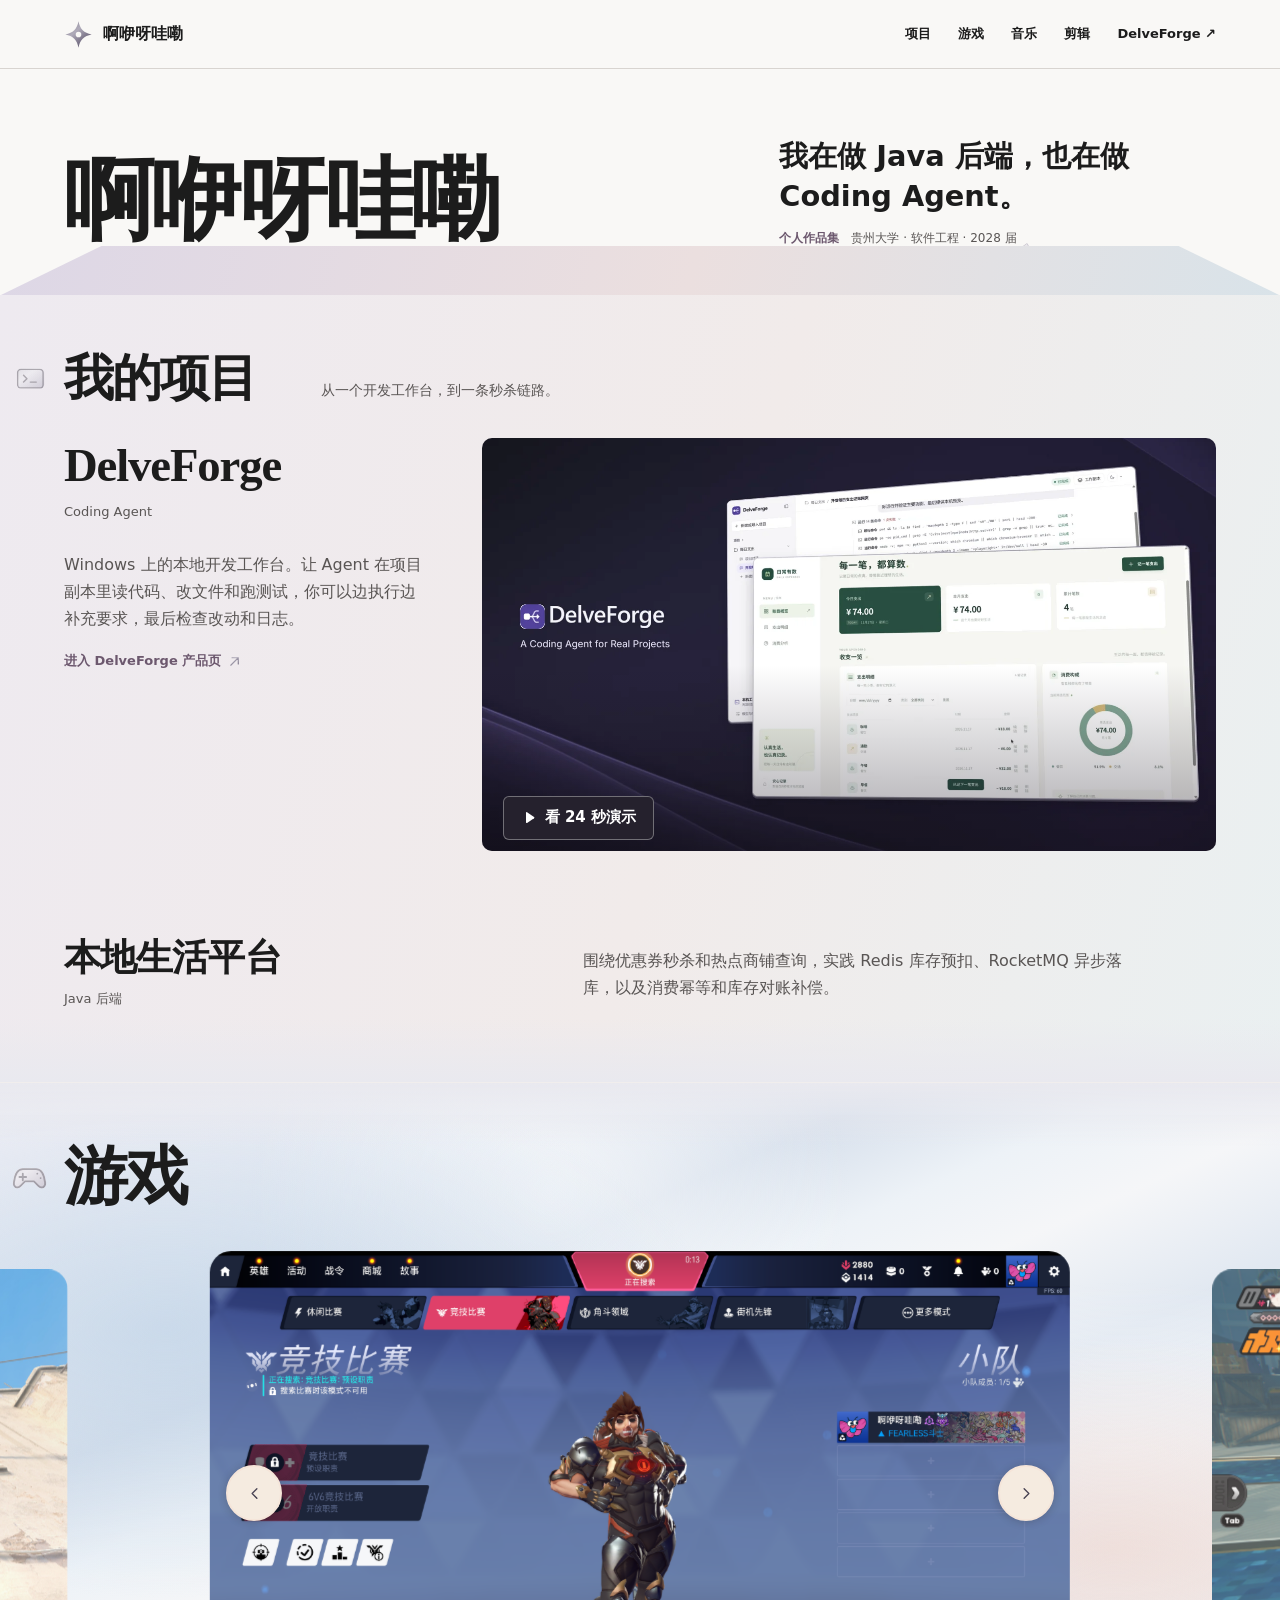
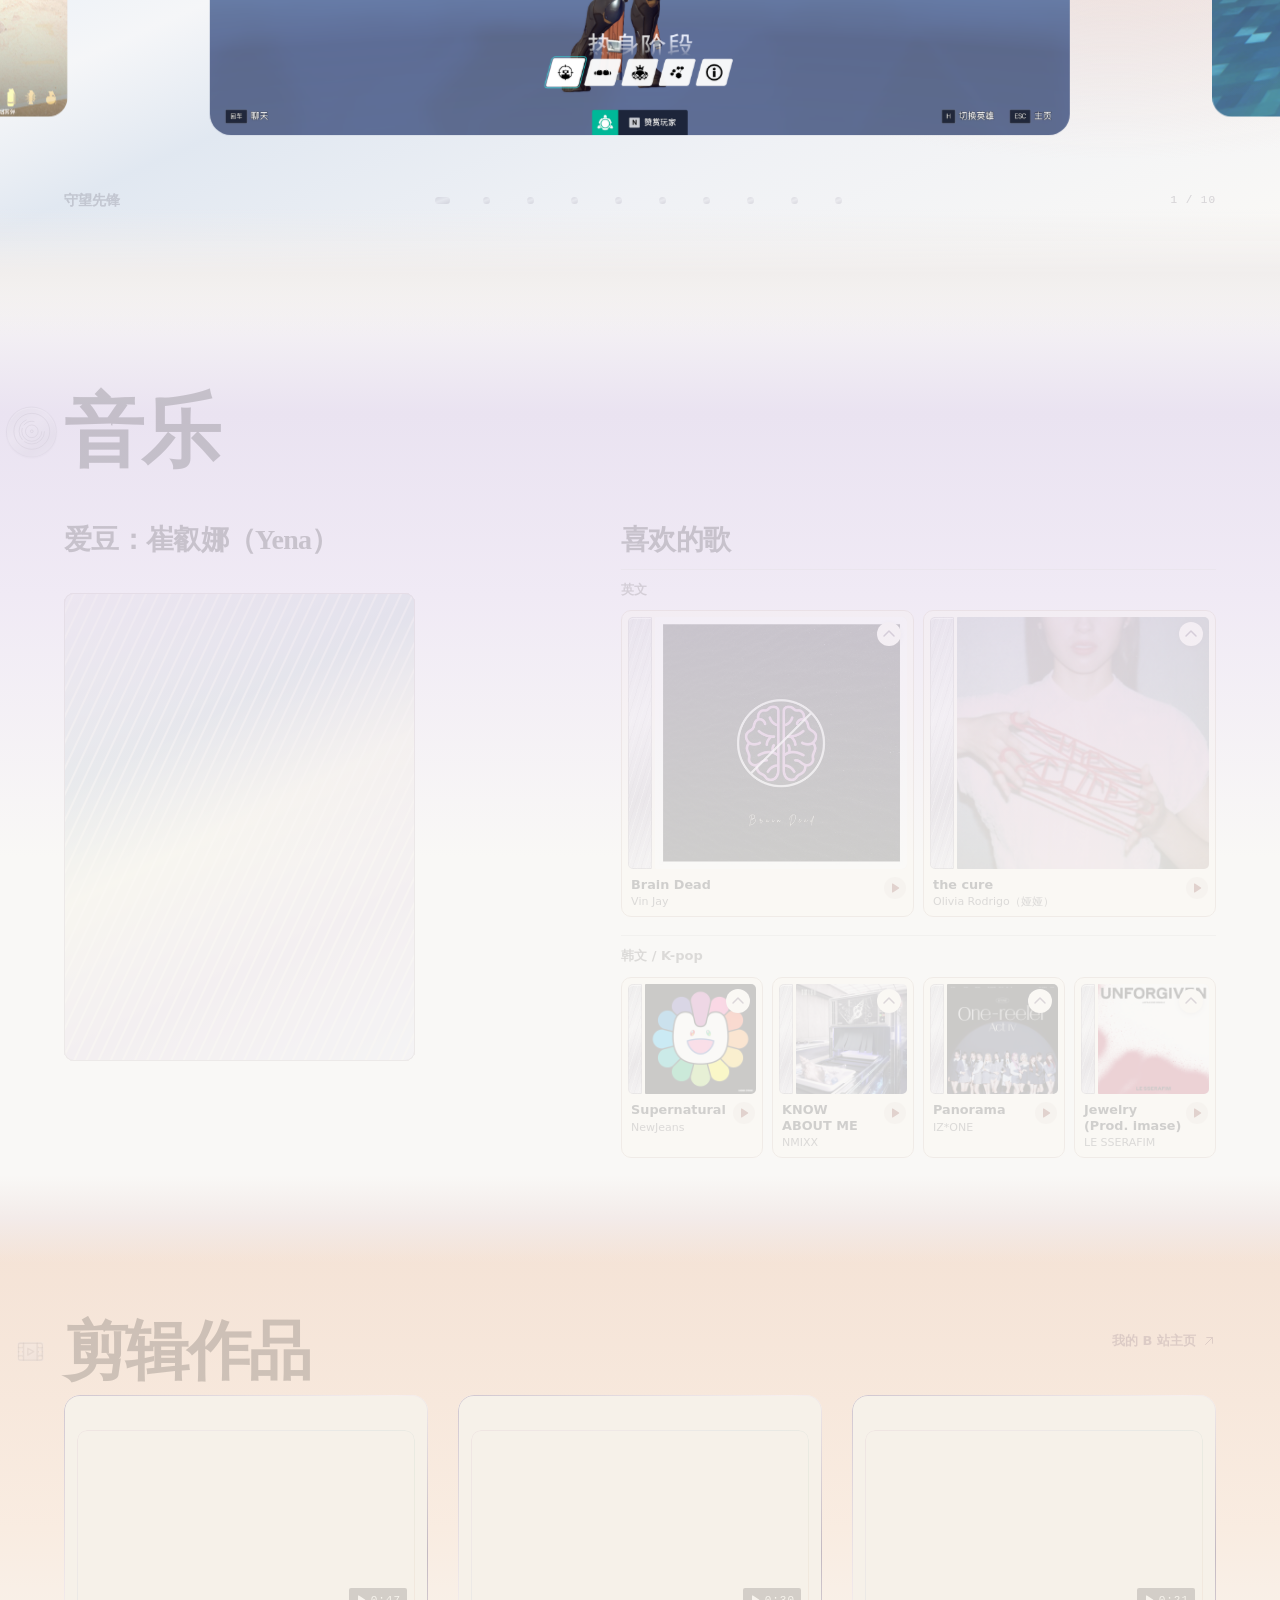
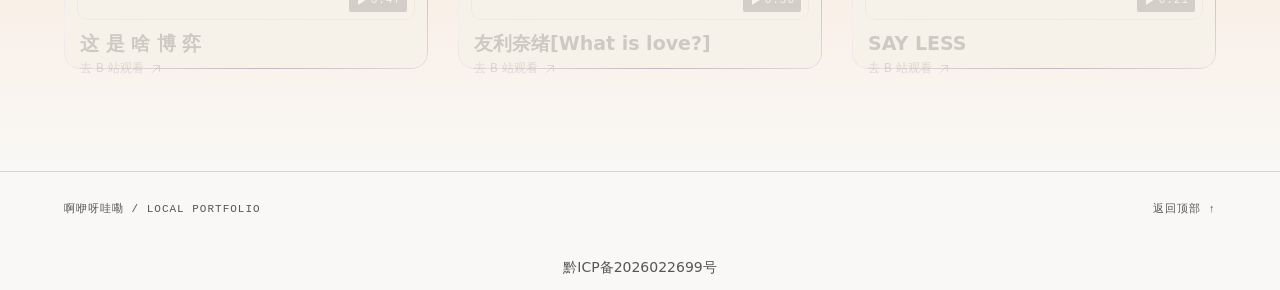
<file: index.html>
<!doctype html>
<html lang="zh-CN">
<head>
<meta charset="utf-8">
<meta name="viewport" content="width=device-width, initial-scale=1">
<meta name="description" content="啊咿呀哇嘞的个人主页。关注 Java 后端与 Coding Agent。">
<meta name="theme-color" content="#f9f8f6">
<title>啊咿呀哇嘞｜个人作品集</title>
<link rel="stylesheet" href="./site.css?v=20261125">
<link rel="stylesheet" href="./music-sleeves.css">
<script defer src="./music-sleeves.js"></script>
<link rel="stylesheet" href="./yena-stack.css">
<script src="./yena-stack.js" defer></script>
<link rel="stylesheet" href="./delveforge/demo-player.css">
<script src="./delveforge/demo-player.js?v=20261125" defer></script>
</head>
<body>
<a class="skip" href="#main">跳到主要内容</a>
<header class="sitehead"><nav class="container nav" aria-label="主导航"><a class="brand" href="./index.html"><svg aria-hidden="true" class="brand-mark surface-foil" viewBox="0 0 32 32" fill="none"><path d="M16 1.5c-1.6 8.5-6 12.9-14.5 14.5 8.5 1.6 12.9 6 14.5 14.5 1.6-8.5 6-12.9 14.5-14.5C22 14.4 17.6 10 16 1.5Z" fill="currentColor"/><circle cx="16" cy="16" r="3.1" fill="#f9f8f6"/></svg>啊咿呀哇嘞</a><div class="navlinks"><a href="#projects">项目</a><a href="#games">游戏</a><a href="#music">音乐</a><a href="#edits">剪辑</a><a href="./delveforge/index.html" target="_blank" rel="noopener noreferrer">DelveForge ↗</a></div></nav></header>
<main id="main">
<section class="container hero" aria-labelledby="title">
<div class="hero-copy">
<h1 id="title">啊咿呀哇嘞</h1>
</div>
<div class="hero-context">
<p class="lead">我在做 Java 后端，也在做 Coding Agent。</p>
<div class="hero-meta"><p class="hero-role">个人作品集</p>
<p class="hint">贵州大学 · 软件工程 · 2028 届<span class="foil-stamp foil-stamp-hero" aria-hidden="true"><svg viewBox="0 0 44 44" focusable="false"><g fill="none" stroke="currentColor" stroke-width="1.65" stroke-linecap="round" stroke-linejoin="round"><path d="M22 9 34 22 22 35 10 22Z"/><path d="M22 16v12m-6-6h12"/></g></svg></span></p></div>
</div>
</section>
<section id="projects" class="work" aria-labelledby="project-title">
<div class="container">
<div class="work-header" data-reveal="0"><div class="foil-heading-label"><span class="foil-stamp foil-stamp-project" aria-hidden="true"><svg viewBox="0 0 44 44" focusable="false"><g fill="none" stroke="currentColor" stroke-width="1.65" stroke-linecap="round" stroke-linejoin="round"><rect x="7" y="11" width="30" height="22" rx="4"/><path d="m14 18 4 4-4 4m8 0h7"/></g></svg></span><h2 id="project-title">我的项目</h2></div><p>从一个开发工作台，到一条秒杀链路。</p></div>
<div class="projects">
<article class="project featured" data-reveal="1">
<div class="project-feature-copy">
<div class="project-id"><div><h3>DelveForge</h3><span class="project-kind">Coding Agent</span></div></div>
<div class="project-detail"><p>Windows 上的本地开发工作台。让 Agent 在项目副本里读代码、改文件和跑测试，你可以边执行边补充要求，最后检查改动和日志。</p>
<a class="link" href="./delveforge/index.html" target="_blank" rel="noopener noreferrer">进入 DelveForge 产品页 <svg aria-hidden="true" class="surface-foil surface-foil-link" width="15" height="15" viewBox="0 0 24 24" fill="none" stroke="currentColor" stroke-width="1.7" stroke-linecap="round" stroke-linejoin="round"><path d="M6 18 18 6M8 6h10v10"/></svg></a></div>
</div>
<figure class="project-preview demo-player" data-demo-player>
<a class="demo-launch" href="https://delveforge-media.pages.dev/media/delveforge/delveforge-promo-short-v2.mp4" data-demo-local-src="/media/delveforge/delveforge-promo-short-v2.mp4" data-demo-label="DelveForge 24 秒演示">
<img src="./images/delveforge-demo-cover.webp" width="1920" height="1080" loading="lazy" decoding="async" alt="">
<span class="demo-cta"><svg aria-hidden="true" width="16" height="16" viewBox="0 0 16 16" fill="currentColor"><path d="M5 2.9a.7.7 0 0 1 1.04-.6l7 4.7a.7.7 0 0 1 0 1.16l-7 4.72A.7.7 0 0 1 5 12.3z"/></svg>看 24 秒演示</span>
</a>
<div class="demo-screen" hidden><button class="demo-close" type="button" aria-label="关闭演示"><svg aria-hidden="true" width="20" height="20" viewBox="0 0 20 20" fill="none" stroke="currentColor" stroke-width="1.7" stroke-linecap="round"><path d="m5 5 10 10M15 5 5 15"/></svg></button></div>
<p class="demo-status" role="status"></p>
</figure>
</article>
<article class="project project-secondary" data-reveal="2">
<div class="project-id"><div><h3>本地生活平台</h3><span class="project-kind">Java 后端</span></div></div>
<div class="project-detail"><p>围绕优惠券秒杀和热点商铺查询，实践 Redis 库存预扣、RocketMQ 异步落库，以及消费幂等和库存对账补偿。</p></div>
</article>
</div>
</div>
</section>
<section id="games" class="container personal-section games" aria-labelledby="gallery-label">
<div class="chapter-glass-run" aria-hidden="true" hidden><div class="chapter-glass"></div></div>
<div class="personal-heading" data-reveal="0"><span class="foil-stamp foil-stamp-game" aria-hidden="true"><svg viewBox="0 0 44 44" focusable="false"><g fill="none" stroke="currentColor" stroke-width="1.65" stroke-linecap="round" stroke-linejoin="round"><path d="M16 15h12c5 0 7 4 8 12 .6 4-3 6-6 3l-4-4h-8l-4 4c-3 3-6.6 1-6-3 1-8 3-12 8-12Z"/><path d="M16 19v6m-3-3h6m10-3h.01m3 4h.01"/></g></svg></span><h2 id="gallery-label">游戏</h2></div>
<div class="game-board">
<script type="application/json" id="game-shots">
[
  {"name":"守望先锋","src":"./images/ow-1.png"},
  {"name":"绝区零","src":"./images/zzz-1.png"},
  {"name":"以撒的结合：重生","src":"./images/isc-1.jpg"},
  {"name":"最终幻想 XV","src":"./images/ff15-1.jpg"},
  {"name":"荒野大镖客","src":"./images/%E5%A4%A7%E8%A1%A8%E5%93%A5-1.jpg"},
  {"name":"博德之门 3","src":"./images/bd3-1.jpg"},
  {"name":"Stray","src":"./images/stray-1.jpg"},
  {"name":"超级变色龙","src":"./images/hide-1.jpg"},
  {"name":"逃生：试炼","src":"./images/outlast-1.jpg"},
  {"name":"Counter-Strike 2","src":"./images/cs-1.jpg"}
]
</script>
<figure class="game-viewer" aria-labelledby="gallery-label">
<div class="game-stage" data-reveal="1">
<div class="game-track"><span class="game-panel" data-slot="-2" aria-hidden="true" hidden><img src="./images/outlast-1.jpg" alt="" loading="lazy" decoding="async"></span><span class="game-panel" data-slot="-1" aria-hidden="true" hidden><img src="./images/cs-1.jpg" alt="" loading="lazy" decoding="async"></span><span class="game-panel" data-slot="0"><img id="game-photo" src="./images/ow-1.png" width="2560" height="1440" alt="《守望先锋》游戏截图" loading="lazy" decoding="async"></span><span class="game-panel" data-slot="1" aria-hidden="true" hidden><img src="./images/zzz-1.png" alt="" loading="lazy" decoding="async"></span><span class="game-panel" data-slot="2" aria-hidden="true" hidden><img src="./images/isc-1.jpg" alt="" loading="lazy" decoding="async"></span></div>
<div class="chapter-photo-lens" aria-hidden="true" hidden></div>
<p id="game-error" hidden>这张截图未能加载，可以切换到另一张。</p>
<div class="gallery-arrows" role="group" aria-label="切换截图" hidden>
<button type="button" id="game-prev" aria-label="上一张截图"><svg aria-hidden="true" class="surface-foil surface-foil-arrow" width="19" height="19" viewBox="0 0 24 24" fill="none" stroke="currentColor" stroke-width="1.7" stroke-linecap="round" stroke-linejoin="round"><path d="M15 18l-6-6 6-6"/></svg></button>
<button type="button" id="game-next" aria-label="下一张截图"><svg aria-hidden="true" class="surface-foil surface-foil-arrow" width="19" height="19" viewBox="0 0 24 24" fill="none" stroke="currentColor" stroke-width="1.7" stroke-linecap="round" stroke-linejoin="round"><path d="m9 18 6-6-6-6"/></svg></button>
</div>
</div>
<figcaption class="game-caption" data-reveal="2">
<strong id="game-title">守望先锋</strong>
<div class="gallery-count" id="gallery-count">1 / 10</div>
<div class="gallery-dots" role="group" aria-label="选择截图" hidden></div>

<span id="game-status" class="sr-only" aria-live="polite" aria-atomic="true"></span></figcaption>
</figure>
</div>
</section>

<section id="music" class="container personal-section music" aria-labelledby="music-title">
<div class="personal-heading" data-reveal="0"><span class="foil-stamp music-foil-stamp" aria-hidden="true"><svg viewBox="0 0 44 44" focusable="false"><g fill="none" stroke="currentColor"><circle cx="22" cy="22" r="18.1"/><circle cx="22" cy="22" r="12.8" stroke-dasharray="28 2.5 24 26"/><circle cx="22" cy="22" r="10.1" stroke-dasharray="35 3 12 14"/><circle cx="22" cy="22" r="6.4"/><circle cx="22" cy="22" r="1.4"/></g></svg></span><h2 id="music-title">音乐</h2></div>
<div class="music-feature">
<div class="music-portrait"><h3 data-reveal="1">爱豆：崔叡娜（Yena）</h3><div class="yena-stack" data-reveal="2" role="group" aria-label="崔叡娜照片集">
<figure id="yena-print-1" data-slot="1" class="yena-print yena-print-1" aria-hidden="true">
<img src="./images/yena-1.jpg" width="690" height="920" alt="崔叡娜（YENA）身穿红色礼服、比出 V 字手势" loading="lazy" decoding="async">
</figure>
<figure id="yena-print-2" data-slot="2" class="yena-print yena-print-2" aria-hidden="true"><img src="./images/yena2.jpg" width="690" height="862" alt="崔叡娜戴着灰色帽子，双手捧雪" loading="lazy" decoding="async"></figure>
<figure id="yena-print-3" data-slot="3" class="yena-print yena-print-3" aria-hidden="true"><img src="./images/yena-3.jpg" width="690" height="920" alt="崔叡娜戴着白色毛绒发夹，嘴边叼着粉色心形纸片" loading="lazy" decoding="async"></figure>
<figure id="yena-print-4" data-slot="4" class="yena-print yena-print-4" aria-hidden="true"><img src="./images/yena-4.jpg" width="690" height="920" alt="崔叡娜第四张照片" loading="lazy" decoding="async"></figure>
<figure id="yena-print-5" data-slot="5" class="yena-print yena-print-5" aria-hidden="true"><img src="./images/yena-5.jpg" width="690" height="863" alt="崔叡娜第五张照片" loading="lazy" decoding="async"></figure>
<button type="button" class="yena-hit yena-hit-1" data-slot="1" data-photo="yena-print-1" aria-label="红色礼服照放到最前" aria-pressed="true" hidden></button>
<button type="button" class="yena-hit yena-hit-2" data-slot="2" data-photo="yena-print-2" aria-label="雪中捧雪照放到最前" aria-pressed="false" hidden></button>
<button type="button" class="yena-hit yena-hit-3" data-slot="3" data-photo="yena-print-3" aria-label="粉色爱心照放到最前" aria-pressed="false" hidden></button>
<button type="button" class="yena-hit yena-hit-4" data-slot="4" data-photo="yena-print-4" aria-label="第四张照片放到最前" aria-pressed="false" hidden></button>
<button type="button" class="yena-hit yena-hit-5" data-slot="5" data-photo="yena-print-5" aria-label="第五张照片放到最前" aria-pressed="false" hidden></button>
</div></div>
<div class="music-copy"><h3 data-reveal="1">喜欢的歌</h3>
<div class="music-shelf" data-reveal="3" aria-label="歌单片段">
<div><h4>英文</h4>
<ul role="list"><li class="track-item"><div class="track-body"><a class="track-card" href="https://y.qq.com/n/ryqq/songDetail/000eKjkE2IuO49" target="_blank" rel="noopener noreferrer"><span class="track-print"><img class="track-art" src="./images/music/brain-dead.jpg" width="480" height="480" alt="" loading="lazy" decoding="async"><span class="track-foil" aria-hidden="true"></span></span><span class="track-text"><span class="track-title">Brain Dead</span><span class="track-artist">Vin Jay</span></span><span class="track-play" aria-hidden="true"><svg viewBox="0 0 16 16" width="12" height="12" fill="currentColor"><path d="M4 2.8a.8.8 0 0 1 1.2-.7l8.1 5.2a.8.8 0 0 1 0 1.4l-8.1 5.2a.8.8 0 0 1-1.2-.7z"/></svg></span><span class="sr-only">（在 QQ 音乐打开）</span></a><div class="song-sleeve" id="track-detail-brain-dead"><span class="track-foil song-sleeve-foil" aria-hidden="true"></span><img class="song-sleeve-portrait" src="./images/music/Vin%20Jay.jpg" alt="Vin Jay" loading="lazy" decoding="async"><strong class="song-sleeve-heading">艺人档案</strong><p>美国独立说唱歌手，擅长快嘴和押韵。</p><p class="song-sleeve-tracks"><span class="song-sleeve-tracks-label">代表作 ·</span> <span class="song-sleeve-track-list"><span>Mumble Rapper Vs. Lyricist</span><wbr><span> / Beast Unleashed</span></span></p></div><button class="track-disclose" type="button" aria-label="Brain Dead，发行详情" aria-controls="track-detail-brain-dead" aria-expanded="false" hidden><svg aria-hidden="true" width="15" height="15" viewBox="0 0 16 16" fill="none" stroke="currentColor" stroke-width="1.45" stroke-linecap="round" stroke-linejoin="round"><path d="M3 10l5-5 5 5"/></svg></button></div></li>
<li class="track-item"><div class="track-body"><a class="track-card" href="https://y.qq.com/n/ryqq/songDetail/003u31Fx13rPvN" target="_blank" rel="noopener noreferrer"><span class="track-print"><img class="track-art" src="./images/music/the-cure.jpg" width="480" height="480" alt="" loading="lazy" decoding="async"><span class="track-foil" aria-hidden="true"></span></span><span class="track-text"><span class="track-title">the cure</span><span class="track-artist">Olivia Rodrigo（娅娅）</span></span><span class="track-play" aria-hidden="true"><svg viewBox="0 0 16 16" width="12" height="12" fill="currentColor"><path d="M4 2.8a.8.8 0 0 1 1.2-.7l8.1 5.2a.8.8 0 0 1 0 1.4l-8.1 5.2a.8.8 0 0 1-1.2-.7z"/></svg></span><span class="sr-only">（在 QQ 音乐打开）</span></a><div class="song-sleeve" id="track-detail-the-cure"><span class="track-foil song-sleeve-foil" aria-hidden="true"></span><img class="song-sleeve-portrait" src="./images/music/olivia-rodrigo.jpg" alt="Olivia Rodrigo" loading="lazy" decoding="async"><strong class="song-sleeve-heading">艺人档案</strong><p>美国唱作人。《SOUR》把日记式叙事写进流行摇滚。</p><p class="song-sleeve-tracks"><span class="song-sleeve-tracks-label">代表作 ·</span> <span class="song-sleeve-track-list"><span>drivers license</span><wbr><span> / good 4 u</span></span></p></div><button class="track-disclose" type="button" aria-label="the cure，发行详情" aria-controls="track-detail-the-cure" aria-expanded="false" hidden><svg aria-hidden="true" width="15" height="15" viewBox="0 0 16 16" fill="none" stroke="currentColor" stroke-width="1.45" stroke-linecap="round" stroke-linejoin="round"><path d="M3 10l5-5 5 5"/></svg></button></div></li></ul></div>
<div><h4>韩文 / K-pop</h4>
<ul role="list"><li class="track-item"><div class="track-body"><a class="track-card" href="https://y.qq.com/n/ryqq/songDetail/003kva882toU7E" target="_blank" rel="noopener noreferrer"><span class="track-print"><img class="track-art" src="./images/music/supernatural.jpg" width="480" height="480" alt="" loading="lazy" decoding="async"><span class="track-foil" aria-hidden="true"></span></span><span class="track-text"><span class="track-title">Supernatural</span><span class="track-artist">NewJeans</span></span><span class="track-play" aria-hidden="true"><svg viewBox="0 0 16 16" width="12" height="12" fill="currentColor"><path d="M4 2.8a.8.8 0 0 1 1.2-.7l8.1 5.2a.8.8 0 0 1 0 1.4l-8.1 5.2a.8.8 0 0 1-1.2-.7z"/></svg></span><span class="sr-only">（在 QQ 音乐打开）</span></a><div class="song-sleeve" id="track-detail-supernatural"><span class="track-foil song-sleeve-foil" aria-hidden="true"></span><img data-group class="song-sleeve-portrait" src="./images/music/%E9%B2%B8.jpg" alt="NewJeans" loading="lazy" decoding="async"><strong class="song-sleeve-heading">艺人档案</strong><p>2022 年出道的韩国女团，融合流行与 R&amp;B。</p><p class="song-sleeve-tracks"><span class="song-sleeve-tracks-label">代表作 ·</span> <span class="song-sleeve-track-list"><span>Hype Boy</span><wbr><span> / Ditto</span></span></p></div><button class="track-disclose" type="button" aria-label="Supernatural，发行详情" aria-controls="track-detail-supernatural" aria-expanded="false" hidden><svg aria-hidden="true" width="15" height="15" viewBox="0 0 16 16" fill="none" stroke="currentColor" stroke-width="1.45" stroke-linecap="round" stroke-linejoin="round"><path d="M3 10l5-5 5 5"/></svg></button></div></li>
<li class="track-item"><div class="track-body"><a class="track-card" href="https://y.qq.com/n/ryqq/songDetail/001KEcUI1J8He5" target="_blank" rel="noopener noreferrer"><span class="track-print"><img class="track-art" src="./images/music/know-about-me.jpg" width="480" height="480" alt="" loading="lazy" decoding="async"><span class="track-foil" aria-hidden="true"></span></span><span class="track-text"><span class="track-title">KNOW ABOUT ME</span><span class="track-artist">NMIXX</span></span><span class="track-play" aria-hidden="true"><svg viewBox="0 0 16 16" width="12" height="12" fill="currentColor"><path d="M4 2.8a.8.8 0 0 1 1.2-.7l8.1 5.2a.8.8 0 0 1 0 1.4l-8.1 5.2a.8.8 0 0 1-1.2-.7z"/></svg></span><span class="sr-only">（在 QQ 音乐打开）</span></a><div class="song-sleeve" id="track-detail-know-about-me"><span class="track-foil song-sleeve-foil" aria-hidden="true"></span><img data-group class="song-sleeve-portrait" src="./images/music/%E7%88%BB.png" alt="NMIXX" loading="lazy" decoding="async"><strong class="song-sleeve-heading">艺人档案</strong><p>JYP 旗下韩国女团，以混合曲风 MIXX POP 见长。</p><p class="song-sleeve-tracks"><span class="song-sleeve-tracks-label">代表作 ·</span> <span class="song-sleeve-track-list"><span>DASH</span><wbr><span> / Love Me Like This</span></span></p></div><button class="track-disclose" type="button" aria-label="KNOW ABOUT ME，发行详情" aria-controls="track-detail-know-about-me" aria-expanded="false" hidden><svg aria-hidden="true" width="15" height="15" viewBox="0 0 16 16" fill="none" stroke="currentColor" stroke-width="1.45" stroke-linecap="round" stroke-linejoin="round"><path d="M3 10l5-5 5 5"/></svg></button></div></li>
<li class="track-item"><div class="track-body"><a class="track-card" href="https://y.qq.com/n/ryqq/songDetail/000fVk0k1dqXdV" target="_blank" rel="noopener noreferrer"><span class="track-print"><img class="track-art" src="./images/music/panorama.jpg" width="480" height="480" alt="" loading="lazy" decoding="async"><span class="track-foil" aria-hidden="true"></span></span><span class="track-text"><span class="track-title">Panorama</span><span class="track-artist">IZ*ONE</span></span><span class="track-play" aria-hidden="true"><svg viewBox="0 0 16 16" width="12" height="12" fill="currentColor"><path d="M4 2.8a.8.8 0 0 1 1.2-.7l8.1 5.2a.8.8 0 0 1 0 1.4l-8.1 5.2a.8.8 0 0 1-1.2-.7z"/></svg></span><span class="sr-only">（在 QQ 音乐打开）</span></a><div class="song-sleeve" id="track-detail-panorama"><span class="track-foil song-sleeve-foil" aria-hidden="true"></span><img data-group class="song-sleeve-portrait" src="./images/music/%E7%9F%AE%E4%B8%B8.jpg" alt="IZ*ONE" loading="lazy" decoding="async"><strong class="song-sleeve-heading">艺人档案</strong><p>《Produce 48》诞生的韩日限定女团，擅长华丽舞曲。</p><p class="song-sleeve-tracks"><span class="song-sleeve-tracks-label">代表作 ·</span> <span class="song-sleeve-track-list"><span>La Vie en Rose</span><wbr><span> / FIESTA</span></span></p></div><button class="track-disclose" type="button" aria-label="Panorama，发行详情" aria-controls="track-detail-panorama" aria-expanded="false" hidden><svg aria-hidden="true" width="15" height="15" viewBox="0 0 16 16" fill="none" stroke="currentColor" stroke-width="1.45" stroke-linecap="round" stroke-linejoin="round"><path d="M3 10l5-5 5 5"/></svg></button></div></li>
<li class="track-item"><div class="track-body"><a class="track-card" href="https://y.qq.com/n/ryqq/songDetail/0030tNHi3pdNm5" target="_blank" rel="noopener noreferrer"><span class="track-print"><img class="track-art" src="./images/music/jewelry.jpg" width="480" height="480" alt="" loading="lazy" decoding="async"><span class="track-foil" aria-hidden="true"></span></span><span class="track-text"><span class="track-title">Jewelry (Prod. imase)</span><span class="track-artist">LE SSERAFIM</span></span><span class="track-play" aria-hidden="true"><svg viewBox="0 0 16 16" width="12" height="12" fill="currentColor"><path d="M4 2.8a.8.8 0 0 1 1.2-.7l8.1 5.2a.8.8 0 0 1 0 1.4l-8.1 5.2a.8.8 0 0 1-1.2-.7z"/></svg></span><span class="sr-only">（在 QQ 音乐打开）</span></a><div class="song-sleeve" id="track-detail-jewelry"><span class="track-foil song-sleeve-foil" aria-hidden="true"></span><img data-group class="song-sleeve-portrait" src="./images/music/%E7%82%BD.jpg" alt="LE SSERAFIM" loading="lazy" decoding="async"><strong class="song-sleeve-heading">艺人档案</strong><p>韩国女团，2022 年以《FEARLESS》出道。</p><p class="song-sleeve-tracks"><span class="song-sleeve-tracks-label">代表作 ·</span> <span class="song-sleeve-track-list"><span>ANTIFRAGILE</span><wbr><span> / Perfect Night</span></span></p></div><button class="track-disclose" type="button" aria-label="Jewelry (Prod. imase)，发行详情" aria-controls="track-detail-jewelry" aria-expanded="false" hidden><svg aria-hidden="true" width="15" height="15" viewBox="0 0 16 16" fill="none" stroke="currentColor" stroke-width="1.45" stroke-linecap="round" stroke-linejoin="round"><path d="M3 10l5-5 5 5"/></svg></button></div></li></ul></div>
</div></div>

</div>
</section>

<section id="edits" class="container personal-section edits" aria-labelledby="edits-title">
<div class="personal-heading" data-reveal="0"><div class="foil-heading-label"><span class="foil-stamp foil-stamp-edit" aria-hidden="true"><svg viewBox="0 0 44 44" focusable="false"><g fill="none" stroke="currentColor" stroke-width="1.65" stroke-linecap="round" stroke-linejoin="round"><rect x="8" y="12" width="28" height="20" rx="2"/><path d="M14 12v20m16-20v20m-22-15h6m-6 5h6m-6 5h6m16-10h6m-6 5h6m-6 5h6m-17-9 7 4-7 4Z"/></g></svg></span><h2 id="edits-title">剪辑作品</h2></div><a class="external-link" href="https://space.bilibili.com/297531329" target="_blank" rel="noopener noreferrer">我的 B 站主页 <svg aria-hidden="true" width="14" height="14" viewBox="0 0 24 24" fill="none" stroke="currentColor" stroke-width="1.65" stroke-linecap="round" stroke-linejoin="round"><path d="M6 18 18 6M8 6h10v10"/></svg></a></div>
<ol class="video-list" role="list">
<li><a class="video-work" href="https://www.bilibili.com/video/BV1SFEg6ZE7E/" target="_blank" rel="noopener noreferrer">
<span class="video-cover" data-reveal="1"><img src="./images/edits/BV1SFEg6ZE7E.jpg" width="1920" height="1080" alt="" loading="lazy" decoding="async"><span class="video-duration"><svg aria-hidden="true" width="12" height="12" viewBox="0 0 16 16" fill="currentColor"><path d="M4 2.8a.8.8 0 0 1 1.2-.7l8.1 5.2a.8.8 0 0 1 0 1.4l-8.1 5.2a.8.8 0 0 1-1.2-.7z"/></svg><span>0:47</span></span></span>
<span class="video-title" data-reveal="2"><strong>这 是 啥 博 弈</strong><span class="video-watch">去 B 站观看 <svg aria-hidden="true" width="14" height="14" viewBox="0 0 24 24" fill="none" stroke="currentColor" stroke-width="1.65" stroke-linecap="round" stroke-linejoin="round"><path d="M6 18 18 6M8 6h10v10"/></svg></span></span></a></li>
<li><a class="video-work" href="https://www.bilibili.com/video/BV1uB4y1t712/" target="_blank" rel="noopener noreferrer">
<span class="video-cover" data-reveal="1"><img src="./images/edits/BV1uB4y1t712.jpg" width="1024" height="576" alt="" loading="lazy" decoding="async"><span class="video-duration"><svg aria-hidden="true" width="12" height="12" viewBox="0 0 16 16" fill="currentColor"><path d="M4 2.8a.8.8 0 0 1 1.2-.7l8.1 5.2a.8.8 0 0 1 0 1.4l-8.1 5.2a.8.8 0 0 1-1.2-.7z"/></svg><span>0:30</span></span></span>
<span class="video-title" data-reveal="2"><strong>友利奈绪[What is love?]</strong><span class="video-watch">去 B 站观看 <svg aria-hidden="true" width="14" height="14" viewBox="0 0 24 24" fill="none" stroke="currentColor" stroke-width="1.65" stroke-linecap="round" stroke-linejoin="round"><path d="M6 18 18 6M8 6h10v10"/></svg></span></span></a></li>
<li><a class="video-work" href="https://www.bilibili.com/video/BV12Q4y127Ay/" target="_blank" rel="noopener noreferrer">
<span class="video-cover" data-reveal="1"><img src="./images/edits/BV12Q4y127Ay.jpg" width="1004" height="627" alt="" loading="lazy" decoding="async"><span class="video-duration"><svg aria-hidden="true" width="12" height="12" viewBox="0 0 16 16" fill="currentColor"><path d="M4 2.8a.8.8 0 0 1 1.2-.7l8.1 5.2a.8.8 0 0 1 0 1.4l-8.1 5.2a.8.8 0 0 1-1.2-.7z"/></svg><span>0:21</span></span></span>
<span class="video-title" data-reveal="2"><strong>SAY LESS</strong><span class="video-watch">去 B 站观看 <svg aria-hidden="true" width="14" height="14" viewBox="0 0 24 24" fill="none" stroke="currentColor" stroke-width="1.65" stroke-linecap="round" stroke-linejoin="round"><path d="M6 18 18 6M8 6h10v10"/></svg></span></span></a></li>
</ol>
<div class="video-controls" data-reveal="3" aria-label="切换剪辑海报" hidden><button type="button" data-video-step="-1" aria-label="上一张剪辑海报"><svg aria-hidden="true" width="19" height="19" viewBox="0 0 24 24" fill="none" stroke="currentColor" stroke-width="1.7" stroke-linecap="round" stroke-linejoin="round"><path d="M15 18l-6-6 6-6"/></svg></button><span class="video-count" aria-live="polite">1 / 3</span><button type="button" data-video-step="1" aria-label="下一张剪辑海报"><svg aria-hidden="true" width="19" height="19" viewBox="0 0 24 24" fill="none" stroke="currentColor" stroke-width="1.7" stroke-linecap="round" stroke-linejoin="round"><path d="m9 18 6-6-6-6"/></svg></button></div>
</section>
</main>
<footer class="foot"><div class="container"><span class="kicker">啊咿呀哇嘞 / LOCAL PORTFOLIO</span><a class="kicker" href="#main">返回顶部 ↑</a></div><div style="text-align:center;font-size:.875rem"><a href="https://beian.miit.gov.cn/" target="_blank" rel="noopener noreferrer">黔ICP备2026022699号</a></div></footer>
<script>

(() => {
  const gallery = document.getElementById('games');
  const items = JSON.parse(document.getElementById('game-shots').textContent);
  let photo = document.getElementById('game-photo');
  const title = document.getElementById('game-title');
  const count = document.getElementById('gallery-count');
  const dots = gallery.querySelector('.gallery-dots');
  const prev = document.getElementById('game-prev');
  const next = document.getElementById('game-next');
  const status = document.getElementById('game-status');
  const error = document.getElementById('game-error');
  const viewer = gallery.querySelector('.game-viewer');
  const stage = gallery.querySelector('.game-stage');
  const track = stage.querySelector('.game-track');
  const arrows = stage.querySelector('.gallery-arrows');
  const slots = [...track.querySelectorAll('.game-panel')];
  const motion = window.matchMedia('(prefers-reduced-motion: reduce)');
  const rotationInterval = 6500;
  const fineHover = matchMedia('(hover:hover) and (pointer:fine)');
  let shot = 0, inView = false, stopped = false;
  let timer, moving, queued;
  const wrap = i => (i % items.length + items.length) % items.length;

  let measured;
  function measureArrows() {
    if (photo.offsetWidth) arrows.style.setProperty('--active-photo-width', photo.offsetWidth + 'px');
  }
  const arrowObserver = typeof ResizeObserver === 'function' ? new ResizeObserver(measureArrows) : null;

  function render(announce = false) {
    const {name} = items[shot];
    const multiple = items.length > 1;
    stage.classList.toggle('has-neighbors', multiple);
    for (const slot of slots) {
      const offset = Number(slot.dataset.slot);
      slot.hidden = !multiple && offset !== 0;
      if (offset === 0) slot.removeAttribute('aria-hidden');
      else slot.setAttribute('aria-hidden', 'true');
      if (slot.hidden) continue;
      const image = slot.querySelector('img');
      if (offset !== 0) image.alt = '';
      const {src} = items[wrap(shot + offset)];
      if (image === photo && image.getAttribute('src') !== src) {
        error.hidden = true;
        photo.hidden = false;
      }
      if (image.getAttribute('src') !== src) image.src = src;
    }
    error.hidden = !photo.complete || photo.naturalWidth > 0;
    photo.hidden = !error.hidden;
    photo.alt = '《' + name + '》游戏截图';
    title.textContent = name;
    count.textContent = (shot + 1) + ' / ' + items.length;
    [...dots.children].forEach((dot, i) => {
      if (i === shot) dot.setAttribute('aria-current','true');
      else dot.removeAttribute('aria-current');
    });
    if (announce) status.textContent = name + '，第 ' + (shot + 1) + ' 张，共 ' + items.length + ' 张';
    prev.disabled = next.disabled = !multiple;
    arrows.hidden = !multiple;
    if (arrowObserver && measured !== photo) {
      if (measured) arrowObserver.unobserve(measured);
      measured = photo;
      arrowObserver.observe(photo);
    }
    measureArrows();
  }

  function canRotate() {
    if (viewer.contains(document.activeElement)) stopped = true;
    return !stopped && !motion.matches && inView && !document.hidden && items.length > 1;
  }

  function schedule() {
    window.clearTimeout(timer);
    if (!moving && canRotate()) timer = window.setTimeout(() => {
      if (canRotate()) step(1, false);
    }, rotationInterval);
  }

  function finish(move) {
    if (moving !== move) return;
    moving = null;
    if (move.delta > 0) slots.push(slots.shift());
    else slots.unshift(slots.pop());
    slots.forEach((slot, i) => { slot.dataset.slot = String(i - 2); });
    const entering = slots[2].querySelector('img');
    photo.removeAttribute('id');
    photo = entering;
    photo.id = 'game-photo';
    shot = move.target;
    render(move.manual);
    move.animation.cancel();
    move.effects.forEach(effect => effect.cancel());
    const nextMove = queued;
    queued = null;
    if (nextMove?.index !== undefined) goTo(nextMove.index);
    else if (nextMove) step(nextMove.delta, nextMove.manual);
    else schedule();
  }

  function goTo(index) {
    stopped = true;
    window.clearTimeout(timer);
    if (moving) { queued = {index}; return; }
    if (index === shot) return;
    if (index === wrap(shot + 1)) { step(1, true); return; }
    if (index === wrap(shot - 1)) { step(-1, true); return; }
    shot = index;
    render(true);
    if (!motion.matches && typeof photo.animate === 'function') {
      photo.animate([{opacity:.62},{opacity:1}],{duration:185,easing:'ease-out'});
    }
  }

  function step(delta, manual) {
    if (items.length < 2) return;
    if (manual) stopped = true;
    if (moving) { if (manual) queued = {delta, manual}; return; }
    window.clearTimeout(timer);
    const target = wrap(shot + delta);
    if (motion.matches || typeof track.animate !== 'function') {
      shot = target;
      render(manual);
      schedule();
      return;
    }
    const end = delta > 0 ? 'calc(-150% - var(--slide-gap))' : 'calc(50% + var(--slide-gap))';
    const animation = track.animate([{transform:'translateX(-50%)'}, {transform:'translateX('+end+')'}],
      {duration:370,easing:'cubic-bezier(.22,.68,.17,1)',fill:'forwards'});
    const incoming = slots[2 + delta], outgoing = slots[2];
    const timing = {duration:370,easing:'cubic-bezier(.22,.68,.17,1)',fill:'forwards'};
    const effects = [incoming.animate([{opacity:.78},{opacity:1}],timing),
      outgoing.animate([{opacity:1},{opacity:.78}],timing),
      incoming.querySelector('img').animate([
        {transform:'var(--photo-far)',filter:'none'},{transform:'var(--photo-near)',filter:'var(--photo-light)'}
      ],timing),
      photo.animate([
        {transform:'var(--photo-near)',filter:'var(--photo-light)'},{transform:'var(--photo-far)',filter:'none'}
      ],timing)];
    const newWidth = incoming.querySelector('img').offsetWidth;
    if (newWidth && photo.offsetWidth) effects.push(arrows.animate(
      [{width:photo.offsetWidth+'px'},{width:newWidth+'px'}],timing));
    const move = {target, delta, manual, animation, effects};
    moving = move;
    stage.dispatchEvent(new Event("gallery:motion"));
    animation.finished.then(() => finish(move), () => {});
  }

  prev.addEventListener('click', () => step(-1, true));
  next.addEventListener('click', () => step(1, true));
  viewer.addEventListener('focusin', () => { stopped = true; schedule(); });
  viewer.addEventListener('keydown', event => {
    if (event.key !== 'ArrowLeft' && event.key !== 'ArrowRight') return;
    event.preventDefault();
    step(event.key === 'ArrowLeft' ? -1 : 1, true);
  });
  for (const slot of slots) slot.querySelector('img').addEventListener('load', event => { if (event.currentTarget === photo) measureArrows(); });
  function clearPhotoHover() { delete stage.dataset.photoHover; }
  stage.addEventListener('pointermove', event => {
    if (!fineHover.matches || motion.matches || event.pointerType === 'touch' || event.target.closest('button')) {
      clearPhotoHover();
      return;
    }
    const bounds = stage.getBoundingClientRect();
    const hovered = stage.hasAttribute('data-photo-hover');
    const margin = hovered ? 1.04 : 1;
    const inside = Math.abs(event.clientX - (bounds.left + bounds.width/2)) <= photo.offsetWidth/2 * margin &&
      Math.abs(event.clientY - (bounds.top + bounds.height/2)) <= photo.offsetHeight/2 * margin;
    if (inside !== hovered) stage.toggleAttribute('data-photo-hover', inside);
  }, {passive:true});
  stage.addEventListener('pointerleave', clearPhotoHover);
  fineHover.addEventListener('change', clearPhotoHover);
  motion.addEventListener('change', clearPhotoHover);
  window.addEventListener('resize', measureArrows, {passive:true});
  for (const slot of slots) slot.querySelector('img').addEventListener('error', event => {
    if (event.currentTarget === photo) { photo.hidden = true; error.hidden = false; }
  });
  document.addEventListener('visibilitychange', schedule);
  motion.addEventListener('change', () => {
    if (motion.matches && moving) finish(moving);
    schedule();
  });
  if (typeof IntersectionObserver === 'function') new IntersectionObserver(([entry]) => {
    inView = entry.isIntersecting && entry.intersectionRatio >= .35;
    if (inView) for (const slot of slots) slot.querySelector('img').loading = 'eager';
    schedule();
  }, {threshold:[.35]}).observe(stage);
  dots.replaceChildren(...items.map(({name}, i) => {
    const dot = document.createElement('button');
    dot.type = 'button';
    const mark = document.createElement('span');
    mark.className = 'gallery-dot-mark';
    mark.setAttribute('aria-hidden','true');
    dot.append(mark);
    dot.setAttribute('aria-label', '第 ' + (i + 1) + ' 张：' + name);
    dot.addEventListener('click', () => goTo(i));
    return dot;
  }));
  dots.style.setProperty('--dot-count', items.length);
  dots.hidden = items.length < 2;
  viewer.tabIndex = 0;
  render();
  schedule();
})();


(() => {
  const shelf = document.querySelector('.music-shelf');
  if (!shelf || typeof IntersectionObserver !== 'function') return;
  const motion = window.matchMedia('(prefers-reduced-motion: reduce)');
  const fine = window.matchMedia('(hover: hover) and (pointer: fine)');
  const field = shelf.closest('#music');
  const gamesField = document.querySelector('#games');
  const pager = gamesField?.querySelector('.gallery-dots');
  const strips = [...shelf.querySelectorAll('.track-foil'), ...field.querySelectorAll('.yena-print'), ...document.querySelectorAll('main .foil-stamp, .surface-foil, #edits .video-work')];
  const visible = new Set();
  let lamp = null, lampField = null;
  let frame = 0;

  const clamp = x => Math.max(0, Math.min(1, x));
  const gauss = (x, mean, left, right) => Math.exp(-.5 * ((x - mean) / (x < mean ? left : right)) ** 2);
  // Wyman-Sloan-Shirley approximations for CIE XYZ, desaturated into linear sRGB.
  const spectrum = Array.from({length:401}, (_, i) => {
    const nm = i + 380;
    const x = 1.056*gauss(nm,599.8,37.9,31) + .362*gauss(nm,442,16,26.7) - .065*gauss(nm,501.1,20.4,26.2);
    const y = .821*gauss(nm,568.8,46.9,40.5) + .286*gauss(nm,530.9,16.3,31.1);
    const z = 1.217*gauss(nm,437,11.8,36) + .681*gauss(nm,459,26,13.8);
    return [3.2406*x-1.5372*y-.4986*z, -.9689*x+1.8758*y+.0415*z, .0557*x-.204*y+1.057*z]
      .map(v => .8*Math.max(0,.66*v+.34*y));
  });

  function grating(projection) {
    const out = [0,0,0];
    const weights = [1,.5,.3];
    for (let m = 1; m <= 3; m++) {
      const nm = 1500*Math.abs(projection)/m;
      if (nm < 380 || nm > 780) continue;
      const rgb = spectrum[Math.round(nm)-380];
      for (let j=0; j<3; j++) out[j] += rgb[j]*weights[m-1]*1.6;
    }
    return out;
  }

  function encode(v) {
    const a = clamp(v*(2.51*v+.03)/(v*(2.43*v+.59)+.14));
    return Math.round(255*(a<=.0031308?12.92*a:1.055*a**(1/2.4)-.055));
  }

  function opticalGradient(rect, light, index) {
    const x = rect.left + rect.width/2;
    const y = rect.top + rect.height/2;
    const theta = Math.atan2(light.y-y+1e-6, light.x-x+1e-6);
    const a = Math.cos(theta), b = Math.sin(theta);
    const stretch = .5*(Math.abs(a)*rect.width+Math.abs(b)*rect.height);
    const groove = -.7 + index*.19;
    const gx = Math.cos(groove), gy = Math.sin(groove);
    const colors = [];
    for (let i = 0; i <= 12; i++) {
      const t = (i/6-1)*stretch;
      const dx = light.x - (x+a*t), dy = light.y - (y+b*t);
      const distance = Math.hypot(dx,dy,300);
      const first = grating((dx*gx+dy*gy)/distance);
      const cross = grating((-dx*gy+dy*gx)/distance);
      const glare = .14*Math.exp(-(dx*dx+dy*dy)/(2*155*155));
      const rgb = [.29,.3,.325].map((silver,j) => encode(silver+glare+.56*(first[j]+cross[j])/2));
      colors.push('rgb('+rgb.join(' ')+')');
    }
    return 'linear-gradient('+((theta*180/Math.PI)+90).toFixed(1)+'deg,'+colors.join(',')+')';
  }

  function draw() {
    frame = 0;
    if (document.hidden || !visible.size) return;
    const bounds = shelf.getBoundingClientRect();
    const light = lamp || {x:bounds.left + .72*bounds.width, y:bounds.top + .22*bounds.height};
    if (pager && lampField === gamesField && lamp) gamesField.style.setProperty('--game-dots-foil',opticalGradient(pager.getBoundingClientRect(),light,2));
    else gamesField?.style.removeProperty('--game-dots-foil');
    const caption = pager?.closest('.game-caption');
    if (caption && lampField === gamesField && lamp) gamesField.style.setProperty('--game-caption-foil',opticalGradient(caption.getBoundingClientRect(),light,3));
    else gamesField?.style.removeProperty('--game-caption-foil');
    const geometry = strips.flatMap((strip,index) => visible.has(strip)
      ? [[strip,strip.getBoundingClientRect(),index]] : []);
    for (const [strip,rect,index] of geometry) {
      const film = strip.matches('.video-work');
      const stamp = film || strip.matches('.foil-stamp,.surface-foil');
      if (stamp && (!lamp || !lampField?.contains(strip) || (film && !strip.matches(':hover')))) {
        strip.style.removeProperty('--foil-optical');
        continue;
      }
      const groove = strip.classList.contains('yena-print') ? 12 : index;
      strip.style.setProperty('--foil-optical', opticalGradient(rect,stamp || lampField === field ? light : {x:bounds.left+.72*bounds.width,y:bounds.top+.22*bounds.height},groove));
    }
  }

  function schedule() {
    if (!frame && !document.hidden && visible.size) frame = requestAnimationFrame(draw);
  }

  const observer = new IntersectionObserver(entries => {
    for (const entry of entries) {
      if (entry.isIntersecting) visible.add(entry.target);
      else visible.delete(entry.target);
    }
    schedule();
  }, {rootMargin:'0px'});
  strips.forEach(strip => observer.observe(strip));
  const yenaStack = field.querySelector('.yena-stack');
  if (yenaStack) new MutationObserver(schedule).observe(yenaStack,{attributes:true,subtree:true,attributeFilter:['data-slot']});
  if (pager) {
    const pagerObserver = new IntersectionObserver(schedule);
    pagerObserver.observe(pager);
    new MutationObserver(schedule).observe(pager,{attributes:true,subtree:true,attributeFilter:['aria-current']});
  }

  const clearLamp = () => { lamp = null; lampField = null; schedule(); };
  document.querySelectorAll('.sitehead, main .hero, main #projects, main #games, main #music, main #edits').forEach(section => {
    section.addEventListener('pointermove', event => {
      if (!fine.matches || motion.matches || event.pointerType !== 'mouse') return;
      lamp = {x:event.clientX,y:event.clientY};
      lampField = section;
      schedule();
    }, {passive:true});
    section.addEventListener('pointerleave', () => { if (lampField === section) clearLamp(); });
  });
  fine.addEventListener('change', clearLamp);
  motion.addEventListener('change', clearLamp);
  document.addEventListener('visibilitychange', () => {
    if (document.hidden && frame) {
      cancelAnimationFrame(frame);
      frame = 0;
    } else schedule();
  });
  window.addEventListener('resize', schedule, {passive:true});
})();

(() => {
  const edits = document.getElementById('edits');
  const reel = edits.querySelector('.video-list');
  const controls = edits.querySelector('.video-controls');
  const items = [...reel.children];
  const arrows = [...controls.querySelectorAll('button')];
  const count = controls.querySelector('.video-count');
  const motion = matchMedia('(prefers-reduced-motion: reduce)');
  let index = 0;
  let frame = 0;
  function positions() {
    const max = reel.scrollWidth - reel.clientWidth;
    return items.map(item => Math.max(0, Math.min(max, item.offsetLeft - items[0].offsetLeft)));
  }
  function update() {
    frame = 0;
    const offsets = positions();
    index = offsets.reduce((best, off, i) => Math.abs(off - reel.scrollLeft) < Math.abs(offsets[best] - reel.scrollLeft) ? i : best, 0);
    count.textContent = (index + 1) + ' / ' + items.length;
    arrows[0].disabled = index === 0;
    arrows[1].disabled = index === items.length - 1;
  }
  function lazyUpdate() { if (!frame) frame = requestAnimationFrame(update); }
  arrows.forEach(arrow => arrow.addEventListener('click', () => {
    const target = Math.max(0, Math.min(items.length - 1, index + Number(arrow.dataset.videoStep)));
    reel.scrollTo({left:positions()[target], behavior:motion.matches ? 'instant' : 'smooth'});
  }));
  reel.addEventListener('scroll', lazyUpdate, {passive:true});
  window.addEventListener('resize', lazyUpdate, {passive:true});
  controls.hidden = false;
  update();
})();

(() => {
  const motion = matchMedia('(prefers-reduced-motion: reduce)');
  if (motion.matches || typeof IntersectionObserver !== 'function' || !Element.prototype.animate) return;
  const pending = new Map();
  const chapters = new WeakMap();
  const destination = () => document.getElementById(location.hash.slice(1));
  function show(element) {
    const animation = pending.get(element);
    pending.delete(element);
    observer.unobserve(element);
    delete element.dataset.revealState;
    animation?.cancel();
  }
  function reveal(element, delay) {
    observer.unobserve(element);
    element.dataset.revealed = 'true';
    const project = element.closest('.work');
    const animation = element.animate(
      [{opacity:project ? .68 : .18,translate:project ? '0 14px' : '0 22px'},{opacity:1,translate:'0 0'}],
      {duration:project ? 360 : 520,delay:project ? Math.min(delay, 90) : delay,easing:'cubic-bezier(.24,.61,.25,1)',fill:'both'}
    );
    pending.set(element, animation);
    if (element.matches("#games > .personal-heading")) {
      element.dispatchEvent(new CustomEvent("chapter:reveal", {detail:animation}));
    }
    animation.finished.then(() => show(element), () => {});
  }
  const observer = new IntersectionObserver(entries => {
    const ready = entries.filter(({target,isIntersecting,intersectionRect}) =>
      isIntersecting && intersectionRect.height >= Math.min(44,target.offsetHeight*.34) && pending.get(target) === null
    ).sort((a,b) => Number(a.target.dataset.reveal)-Number(b.target.dataset.reveal));
    const now = performance.now();
    for (const {target} of ready) {
      if (motion.matches || target.contains(document.activeElement) || destination()?.contains(target)) {
        show(target);
        continue;
      }
      const section = target.closest('section');
      const beat = Number(target.dataset.reveal);
      const previous = chapters.get(section);
      const first = (previous && now - previous.time < 250) ? previous : {time:now,beat};
      chapters.set(section, first);
      const delay = Math.min(300, Math.max(0,(beat-first.beat)*112-(now-first.time)));
      reveal(target, delay);
    }
  },{threshold:[0,.06,.16,.34,.5,.75,1],rootMargin:'0px 0px -6% 0px'});
  const candidates = [...document.querySelectorAll('[data-reveal]')];
  const offscreen = candidates.filter(element => {
    // The second project has top padding: use the start of its actual content.
    const start = element.matches('.project-secondary') ? element.querySelector('.project-id') || element : element;
    return start.getBoundingClientRect().top >= innerHeight - 8 &&
      !element.contains(document.activeElement) && !destination()?.contains(element);
  });
  for (const element of offscreen) {
    element.dataset.revealState = 'waiting';
    pending.set(element, null);
    observer.observe(element);
  }
  document.addEventListener('focus', event => {
    for (const element of pending.keys()) {
      if (element.contains(event.target) || event.target.contains?.(element)) show(element);
    }
  },true);
  document.addEventListener('click', event => {
    const link = event.target.closest?.('a[href^="#"]');
    const anchor = link && document.getElementById(link.hash.slice(1));
    if (anchor) for (const element of pending.keys()) if (anchor.contains(element)) show(element);
  });
  window.addEventListener('hashchange', () => {
    const anchor = destination();
    if (anchor) for (const element of pending.keys()) if (anchor.contains(element)) show(element);
  });
  motion.addEventListener('change', () => {
    if (motion.matches) for (const element of pending.keys()) show(element);
  });
})();
(() => {
  const games = document.getElementById('games');
  const path = games.querySelector('.chapter-glass-run');
  const panel = path.querySelector('.chapter-glass');
  const heading = games.querySelector('#gallery-label');
  const headingGroup = heading.parentElement;
  const titleLens = document.createElement('span');
  const titleLight = document.createElement('span');
  titleLens.className = 'chapter-heading-lens';
  titleLight.className = 'chapter-heading-copy';
  titleLight.textContent = heading.textContent;
  titleLens.hidden = true;
  titleLens.setAttribute('aria-hidden','true');
  titleLens.append(titleLight);
  heading.after(titleLens);
  const stage = games.querySelector('.game-stage');
  const lens = stage.querySelector('.chapter-photo-lens');
  const track = stage.querySelector('.game-track');
  const mirrors = [...track.querySelectorAll('.game-panel img')].map(original => {
    const frame = document.createElement('span');
    const image = document.createElement('img');
    frame.className = 'chapter-lens-fragment';
    image.alt = '';
    image.decoding = 'async';
    frame.hidden = true;
    frame.append(image);
    lens.append(frame);
    return {original, frame, image};
  });
  let frame = 0;
  let gamesHeight = 0;
  let startAt = 0;
  let guide = 0;
  let paneHeight = 0;
  let paneRise = .60, paneTop = .0775, paneBand = .245, paneEnvelope = 0, titleInset = 0, firstFoilInset = 0, nativeWidth = 0;
  const setPaneGeometry = () => {
    const width = nativeWidth = panel.clientWidth;
    if (!width || !paneHeight) return;
    const baselineAngle = Math.atan(.60*paneHeight/width);
    const angle = (width <= 760 ? 65 : 62)*Math.PI/180;
    const span = Math.tan(angle)*width;
    const thickness = (.245*paneHeight*Math.cos(baselineAngle)-2.5)/Math.cos(angle);
    paneEnvelope = Math.max(paneHeight, Math.ceil(span+thickness+18));
    panel.style.minHeight = paneEnvelope+'px';
    paneRise = -span/paneEnvelope;
    paneBand = thickness/paneEnvelope;
    paneTop = (1-paneRise-paneBand)/2;
    const [lt,rt,rb,lb] = [paneTop,paneTop+paneRise,paneTop+paneRise+paneBand,paneTop+paneBand]
      .map(v=>(v*100).toFixed(4));
    games.style.setProperty('--glass-pane','polygon(0 '+lt+'%,100% '+rt+'%,100% '+rb+'%,0 '+lb+'%)');
    const rim = (stops,light,dark,shadow) => {
      const svg = '<svg xmlns="http://www.w3.org/2000/svg" viewBox="0 0 100 100" preserveAspectRatio="none"><defs><linearGradient id="edge">'+
        '<stop stop-color="#fff" stop-opacity="'+stops[0]+'"/><stop offset=".19" stop-color="#fff" stop-opacity="0"/><stop offset=".45" stop-color="#fff" stop-opacity="'+stops[1]+'"/><stop offset=".74" stop-color="#fff" stop-opacity="0"/><stop offset="1" stop-color="#eaf3f8" stop-opacity="'+stops[2]+'"/></linearGradient></defs>'+
        '<path d="M0 '+lt+' L100 '+rt+'" fill="none" stroke="url(#edge)" stroke-width="'+light+'" vector-effect="non-scaling-stroke"/>'+
        '<path d="M0 '+lb+' L100 '+rb+'" fill="none" stroke="#364351" stroke-opacity="'+shadow+'" stroke-width="'+dark+'" vector-effect="non-scaling-stroke"/></svg>';
      return 'url("data:image/svg+xml,'+encodeURIComponent(svg)+'") center/100% 100% no-repeat';
    };
    games.style.setProperty('--ribbon-rear-rim',rim([0,.29,0],1,1.1,.045));
    games.style.setProperty('--ribbon-photo-rim',rim([0,.33,0],1,1.2,.055));
  };
  let headingOffset = 0;
  let lastPresence = -1;
  let visible = typeof IntersectionObserver !== 'function';
  const prefs = matchMedia('(prefers-reduced-motion:reduce), (prefers-reduced-transparency:reduce), (prefers-contrast:more), (forced-colors:active)');
  if (!CSS.supports('backdrop-filter','blur(1px)')) return;
  const clearTitleLens = () => {
    if (titleLens.hidden) return;
    titleLens.hidden = true;
    heading.style.removeProperty('clip-path');
  };
  const titleClipSupported = CSS.supports('clip-path','polygon(evenodd,0 0,100% 0,100% 100%)');
  // Refract only painted artwork: the real buttons, focus rings and hit areas never move or clip.
  const caption = games.querySelector('.game-caption');
  const controlLens = document.createElement('div');
  controlLens.className = 'chapter-control-lens';
  controlLens.setAttribute('aria-hidden','true');
  controlLens.hidden = true;
  games.append(controlLens);
  const captionPaint = [caption.querySelector('#game-title'),caption.querySelector('#gallery-count')];
  const gameStamp = headingGroup.querySelector('.foil-stamp-game');
  const activeArt = new Map();
  const resetControls = () => {
    for (const [source, entry] of activeArt) {
      source.style.removeProperty('clip-path');
      entry.sample.hidden = true;
    }
    controlLens.hidden = true;
  };
  const sampleFor = (source, kind) => {
    let entry = activeArt.get(source);
    if (entry) return entry;
    const sample = document.createElement('span');
    const copy = kind === 'foil' ? source.cloneNode(true) : document.createElement('span');
    copy.style.cssText = '';
    sample.className = 'chapter-control-sample chapter-control-' + kind;
    copy.classList.add('chapter-control-copy');
    sample.hidden = true;
    sample.append(copy);
    controlLens.append(sample);
    entry = { sample, copy };
    activeArt.set(source,entry);
    return entry;
  };
  const refractControls = (glass, presence) => {
    if (!titleClipSupported || !presence || !glass.width) return resetControls();
    const slope = paneRise * glass.height / glass.width;
    const angle = Math.atan(slope);
    const section = games.getBoundingClientRect();
    const paints = [
      {source:gameStamp,kind:'foil'},
      ...captionPaint.map(source => ({source,kind:'text'})),
      ...[...caption.querySelectorAll('.gallery-dot-mark')].map(source => ({source,kind:'dot'}))
    ];
    const seen = new Set(), decorations = [];
    for (const {source,kind,button} of paints) {
      if (!source) continue;
      const box = source.getBoundingClientRect();
      const inkBox = kind === 'text' ? (() => {
        const range = document.createRange();
        range.selectNodeContents(source);
        return range.getBoundingClientRect();
      })() : box;
      if (!box.width || !box.height || box.bottom < 0 || box.top > innerHeight) continue;
      const onPhoto = kind === 'foil';
      const y0 = (paneTop + (onPhoto ? 0 : .025*paneHeight/paneEnvelope)) * glass.height;
      const band = (paneBand - (onPhoto ? 0 : .05*paneHeight/paneEnvelope)) * glass.height;
      const top = glass.top + y0 + slope * (box.left-glass.left) - box.top;
      const bottom = top+band;
      const inkTop = inkBox.top-box.top, inkBottom = inkBox.bottom-box.top;
      const inkShift = [slope*(inkBox.left-box.left),slope*(inkBox.right-box.left)];
      if (bottom + Math.max(...inkShift) <= inkTop ||
          top + Math.min(...inkShift) >= inkBottom) continue;
      const pad = 16, right = box.width+pad;
      const a = -pad+'px '+(top-slope*pad)+'px';
      const slice = a+','+right+'px '+(top+slope*right)+'px,'+
        right+'px '+(bottom+slope*right)+'px,'+-pad+'px '+(bottom-slope*pad)+'px';
      const full = '-16px -16px,calc(100% + 16px) -16px,calc(100% + 16px) calc(100% + 16px),-16px calc(100% + 16px),-16px -16px';
      const read = getComputedStyle(source);
      const opacity = button ? getComputedStyle(button).opacity : 1;
      const originX = (inkBox.left+inkBox.right)/2-box.left;
      const originY = Math.max(0,Math.min(box.height,(top+bottom)/2+slope*originX));
      seen.add(source);
      decorations.push({source,kind,box,slice,cut:'polygon(evenodd,'+full+','+slice+','+a+',-16px -16px)',
        type:kind==='text' ? Object.fromEntries(['fontFamily','fontSize','fontWeight','fontStyle',
          'lineHeight','fontVariantNumeric','letterSpacing','textAlign','whiteSpace'].map(k=>[k,read[k]])) : null,
        color:read.color,
        text:kind==='text' ? source.textContent : '',originX,originY,opacity});
    }
    for (const [source,entry] of activeArt) if (!seen.has(source) && !entry.sample.hidden) {
      source.style.removeProperty('clip-path');
      entry.sample.hidden = true;
    }
    controlLens.hidden = !decorations.length;
    for (const d of decorations) {
      const {source,kind,box,slice,cut,originX,originY,opacity} = d;
      const {sample,copy} = sampleFor(source,kind);
      if (kind !== 'foil') source.style.clipPath = cut;
      sample.hidden = false;
      sample.style.cssText = 'left:'+(box.left-section.left)+'px;top:'+(box.top-section.top)+
        'px;width:'+box.width+'px;height:'+box.height+'px;clip-path:polygon('+slice+');opacity:'+opacity+
        ';--ink-angle:'+angle+'rad;--ink-origin:'+originX+'px '+originY+'px;color:'+d.color;
      if (kind === 'foil') {
        // The etched silhouette remains stationary; glass bends only the inner metal.
        sample.style.setProperty('--foil-cut',getComputedStyle(source).getPropertyValue('--foil-cut'));
        const lamp = source.style.getPropertyValue('--foil-optical');
        if (lamp) copy.style.setProperty('--foil-optical',lamp);
        else copy.style.removeProperty('--foil-optical');
      }
      if (kind === 'text') {
        if (copy.textContent !== d.text) copy.textContent = d.text;
        Object.assign(copy.style,d.type);
      }
    }
    if (paints.some(({source}) => source?.getAnimations().some(a=>a.playState==='running')) ||
        [...stage.getAnimations(),...caption.getAnimations()].some(a=>a.playState==='running')) queue();
  };
  const refractTitle = (glass, presence) => {
    if (!titleClipSupported || presence < .98) return clearTitleLens();
    const box = heading.getBoundingClientRect();
    if (box.bottom <= 0 || box.top >= innerHeight || !box.width || !glass.width) return clearTitleLens();
    const slope = paneRise * glass.height/glass.width;
    const top = glass.top + (paneTop+.025*paneHeight/paneEnvelope)*glass.height - box.top + slope*(box.left-glass.left);
    const bottom = top + (paneBand-.05*paneHeight/paneEnvelope)*glass.height;
    if (bottom + Math.max(0,slope*box.width) <= 0 || top + Math.min(0,slope*box.width) >= box.height) return clearTitleLens();

    // Use the same diagonal as the pane. Replace its slice of the painted title, not the title's semantics.
    const pad = 18, right = box.width+pad;
    const a = -pad+'px '+(top-slope*pad)+'px';
    const cut = a+','+right+'px '+(top+slope*right)+'px,'+
      right+'px '+(bottom+slope*right)+'px,'+-pad+'px '+(bottom-slope*pad)+'px';
    const full = '-18px -18px,calc(100% + 18px) -18px,calc(100% + 18px) calc(100% + 18px),-18px calc(100% + 18px),-18px -18px';
    heading.style.clipPath = 'polygon(evenodd,'+full+','+cut+','+a+',-18px -18px)';

    const parent = heading.parentElement.getBoundingClientRect();
    titleLens.hidden = false;
    titleLens.style.cssText = 'left:'+(box.left-parent.left)+'px;top:'+(box.top-parent.top)+
      'px;width:'+box.width+'px;height:'+box.height+'px;opacity:'+presence+';clip-path:polygon('+cut+
      ');--title-origin:50% '+Math.min(box.height,Math.max(0,(top+bottom+slope*box.width)/2))+'px';
    if (heading.parentElement.getAnimations().some(a=>a.playState === 'running')) queue();
  };
  // Preserve the heading reveal easing, with scroll distance as its clock.
  const revealEase = x => {
    if (x <= 0 || x >= 1) return x;
    let low = 0, high = 1;
    for (let i=0;i<11;i++) {
      const t=(low+high)/2, q=1-t;
      if (3*q*q*t*.24+3*q*t*t*.25+t*t*t < x) low=t; else high=t;
    }
    const t=(low+high)/2, q=1-t;
    return 3*q*q*t*.61+3*q*t*t+t*t*t;
  };
  const shadePhoto = () => {
    frame = 0;
    if (path.hidden) { lens.hidden = true; clearTitleLens(); resetControls(); return; }
    const entered = scrollY + innerHeight - startAt;
    const clamp = x => Math.max(0,Math.min(1,x));
    const smooth = x => (x = clamp(x), x*x*(3-2*x));
    const arrivalStart = headingOffset + innerHeight*.16;
    const arrival = entered-arrivalStart;
    const intro = revealEase(clamp(arrival/Math.min(155,innerHeight*.18)));
    const origin = -.60;
    // Walk the signed offset of the steep rising line down and to the right.
    // Its progress starts at the title side and finishes beyond the lower-right boundary.
    const span = -paneRise*paneEnvelope;
    const yAtTitle = headingOffset + span*firstFoilInset/nativeWidth - .39*paneBand*paneEnvelope;
    const finish = gamesHeight + span + .5*paneBand*paneEnvelope;
    const distance = Math.max(400,gamesHeight + innerHeight*.61-headingOffset);
    const phase = arrival/distance;
    // Apply a broad, steady handoff instead of a concentrated late speed boost.
    // The early run holds enough time for the name at far left to enter the viewport.
    const transition = clamp((phase-.25)/.28);
    const ramp = phase <= .25 ? 0 : phase >= .53 ? phase-.39 :
      .28*transition**3*(1-transition/2);
    const progression = nativeWidth >= 1080 ? .47*phase+(.53/.61)*ramp : phase;
    const leftIntercept = yAtTitle + (finish-yAtTitle)*progression;
    const localY = leftIntercept-(paneHeight+span)/2;
    const zoom = .88+.12*intro;
    const surface = smooth(intro/.14)*(.69+.31*intro);
    // Keep the finished pane at full size and opacity until the chapter physically covers it.
    const presence = localY-(paneEnvelope-paneHeight)/2+Math.min(paneTop,paneTop+paneRise)*paneEnvelope >= gamesHeight ? 0 : surface;
    const envelopeOffset = (paneEnvelope-paneHeight)/2;
    panel.style.transformOrigin = titleInset+'px '+(origin*paneHeight+envelopeOffset)+'px';
    panel.style.setProperty('--ribbon-zoom',zoom.toFixed(4));
    panel.style.setProperty('--ribbon-travel',(localY-guide-envelopeOffset)+'px');
    if (presence !== lastPresence) {
      games.style.setProperty('--ribbon-presence',presence.toFixed(3));
      lastPresence = presence;
    }
    if (presence === 0) { lens.hidden = true; clearTitleLens(); resetControls(); return; }
    const glass = panel.getBoundingClientRect();
    refractTitle(glass,1);
    refractControls(glass,1);
    const offset = startAt - scrollY - glass.top;
    panel.style.setProperty('--field-offset',offset+'px');
    panel.style.setProperty('--field-focus',(glass.height/2-offset)+'px');
    if (!visible) { lens.hidden = true; return; }
    const bounds = stage.getBoundingClientRect();
    if (glass.bottom <= bounds.top || glass.top >= bounds.bottom) { lens.hidden = true; return; }
    const visibleMirrors = [];
    for (const m of mirrors) {
      const box = m.original.getBoundingClientRect();
      if (!m.original.naturalWidth || !box.width || !box.height ||
          box.right <= bounds.left || box.left >= bounds.right ||
          box.bottom <= glass.top || box.top >= glass.bottom) {
        visibleMirrors.push({m});
        continue;
      }
      const painting = getComputedStyle(m.original.parentElement);
      visibleMirrors.push({m,box,opacity:painting.opacity,src:m.original.currentSrc || m.original.src});
    }
    lens.hidden = !visibleMirrors.some(({box}) => box);
    if (!lens.hidden) {
      lens.style.left = (glass.left-bounds.left)+'px';
      lens.style.top = (glass.top-bounds.top)+'px';
      lens.style.width = glass.width+'px';
      lens.style.height = glass.height+'px';
      lens.style.setProperty('--pane-width',glass.width+'px');
      lens.style.setProperty('--pane-height',glass.height+'px');
      for (const {m,box,opacity,src} of visibleMirrors) {
        m.frame.hidden = !box;
        if (!box) continue;
        if (m.image.src !== src) m.image.src = src;
        const x = box.left-glass.left, y = box.top-glass.top;
        // Stretch along the pane, and shift slightly across its normal, around the actual overlap.
        const slope = paneRise * glass.height / glass.width;
        const angle = Math.atan(slope);
        const band = paneBand/2 * glass.height;
        const y0 = (paneTop+paneBand/2) * glass.height;
        const xCross = [(y-y0-band)/slope,(y+box.height-y0+band)/slope];
        const left = Math.max(bounds.left-glass.left,x,Math.min(...xCross));
        const right = Math.min(bounds.right-glass.left,x+box.width,Math.max(...xCross));
        const u = right > left ? (left+right)/2 : x+box.width/2;
        const v = Math.max(0,Math.min(box.height,y0+slope*u-y));
        const edgeSample = 1-Number(opacity);
        // As a photo drifts out of center, bend its details a little further. Use
        // its live opacity, not its slot, so the optical finish has no handoff.
        const drift = Math.min(18,band*.41) + edgeSample*Math.min(45,band*1.05);
        const shear = 1.28 + edgeSample*.30;
        m.frame.style.cssText = 'left:'+x+'px;top:'+y+
          'px;width:'+box.width+'px;height:'+box.height+'px;--source-alpha:'+opacity+
          ';--fragment-x:'+x+'px;--fragment-y:'+y+'px;--refraction-origin:'+(u-x)+'px '+v+'px;--refraction:rotate('+angle+'rad) translateY('+drift+'px) scale('+shear+',1.15) rotate('+(-angle)+'rad)';
      }
    }
    if ([...track.getAnimations(),...stage.getAnimations()].some(a => a.playState === 'running')) queue();
  };
  const queue = () => { if (!frame) frame = requestAnimationFrame(shadePhoto); };
  if (gameStamp) {
    let lamp = '';
    new MutationObserver(() => {
      const next = gameStamp.style.getPropertyValue('--foil-optical');
      if (next === lamp) return;
      lamp = next;
      queue();
    }).observe(gameStamp,{attributes:true,attributeFilter:['style']});
  }
  const place = () => {
    path.hidden = prefs.matches;
    if (path.hidden) { lens.hidden = true; clearTitleLens(); resetControls(); return; }
    panel.style.removeProperty('min-height');
    paneHeight = panel.offsetHeight;
    setPaneGeometry();
    headingOffset = headingGroup.offsetTop;
    const sectionX = games.getBoundingClientRect().left;
    titleInset = headingGroup.getBoundingClientRect().left-sectionX;
    const mark = gameStamp?.getBoundingClientRect();
    firstFoilInset = mark ? Math.min(titleInset,mark.left+mark.width/2-sectionX) : titleInset;
    const pathHeight = Math.max(0,games.clientHeight - path.offsetTop - 1);
    path.style.height = pathHeight + 'px';
    panel.style.setProperty('--field-height',games.offsetHeight+'px');
    startAt = scrollY + games.getBoundingClientRect().top;
    guide = parseFloat(getComputedStyle(panel).top);
    gamesHeight = pathHeight;
    queue();
  };
  if ('ResizeObserver' in window) new ResizeObserver(place).observe(games);
  if (typeof IntersectionObserver === 'function') new IntersectionObserver(([entry]) => {
    visible = entry.isIntersecting;
    queue();
  }).observe(stage);
  new MutationObserver(queue).observe(stage.querySelector('.game-track'),{subtree:true,attributes:true,attributeFilter:['id','src']});
  new MutationObserver(queue).observe(heading.parentElement,{attributes:true,attributeFilter:['data-reveal-state']});
  new MutationObserver(queue).observe(caption,{subtree:true,childList:true,attributes:true,
    attributeFilter:['aria-current','data-reveal-state']});
  for (const node of [caption,stage]) {
    node.addEventListener('pointerover',queue,{passive:true});
    node.addEventListener('pointerout',queue,{passive:true});
    node.addEventListener('focusin',queue);
    node.addEventListener('focusout',queue);
    node.addEventListener('transitionrun',queue);
    node.addEventListener('transitionend',queue);
  }
  stage.addEventListener('load',queue,true);
  stage.addEventListener('gallery:motion',queue);
  stage.addEventListener('pointermove',queue,{passive:true});
  stage.addEventListener('pointerleave',queue);
  window.addEventListener('scroll',() => { if (!path.hidden) queue(); },{passive:true});
  window.addEventListener('resize',place,{passive:true});
  prefs.addEventListener('change',place);
  place();
})();

</script>
</body>
</html>
</file>
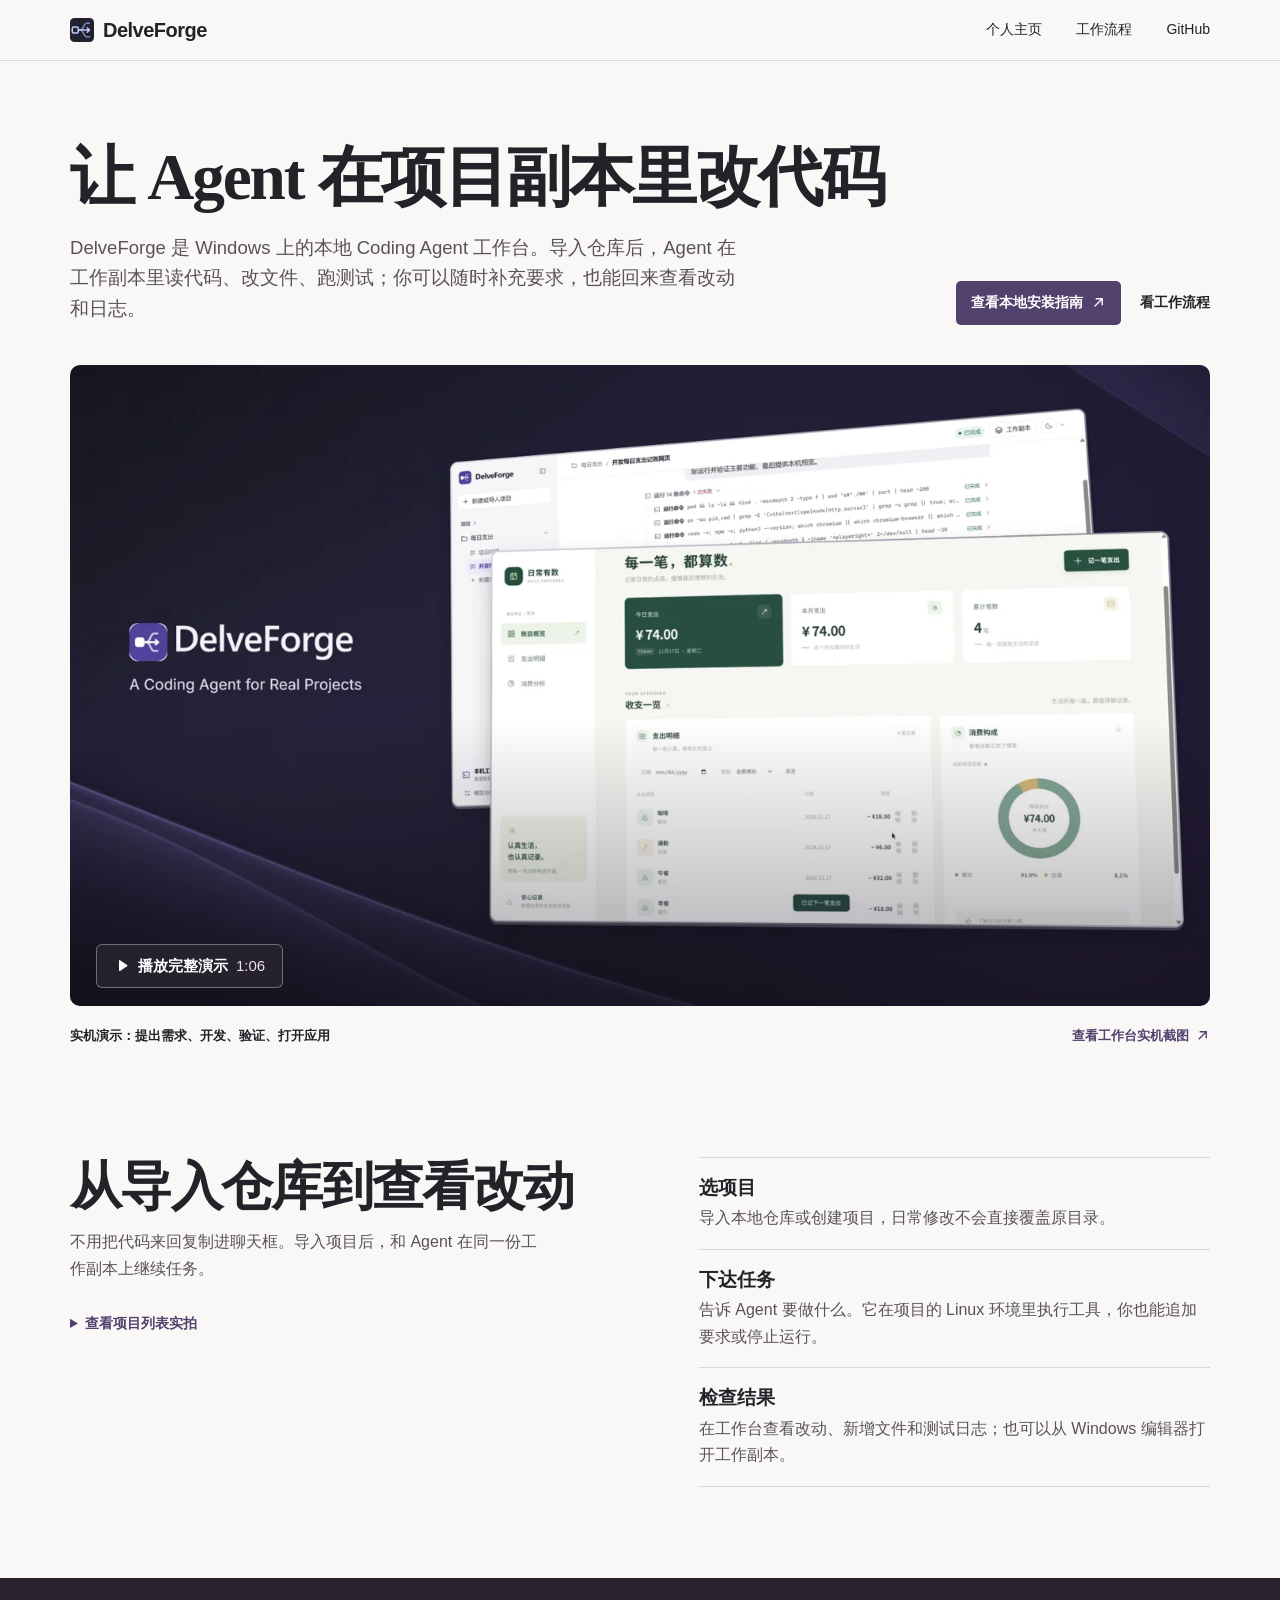
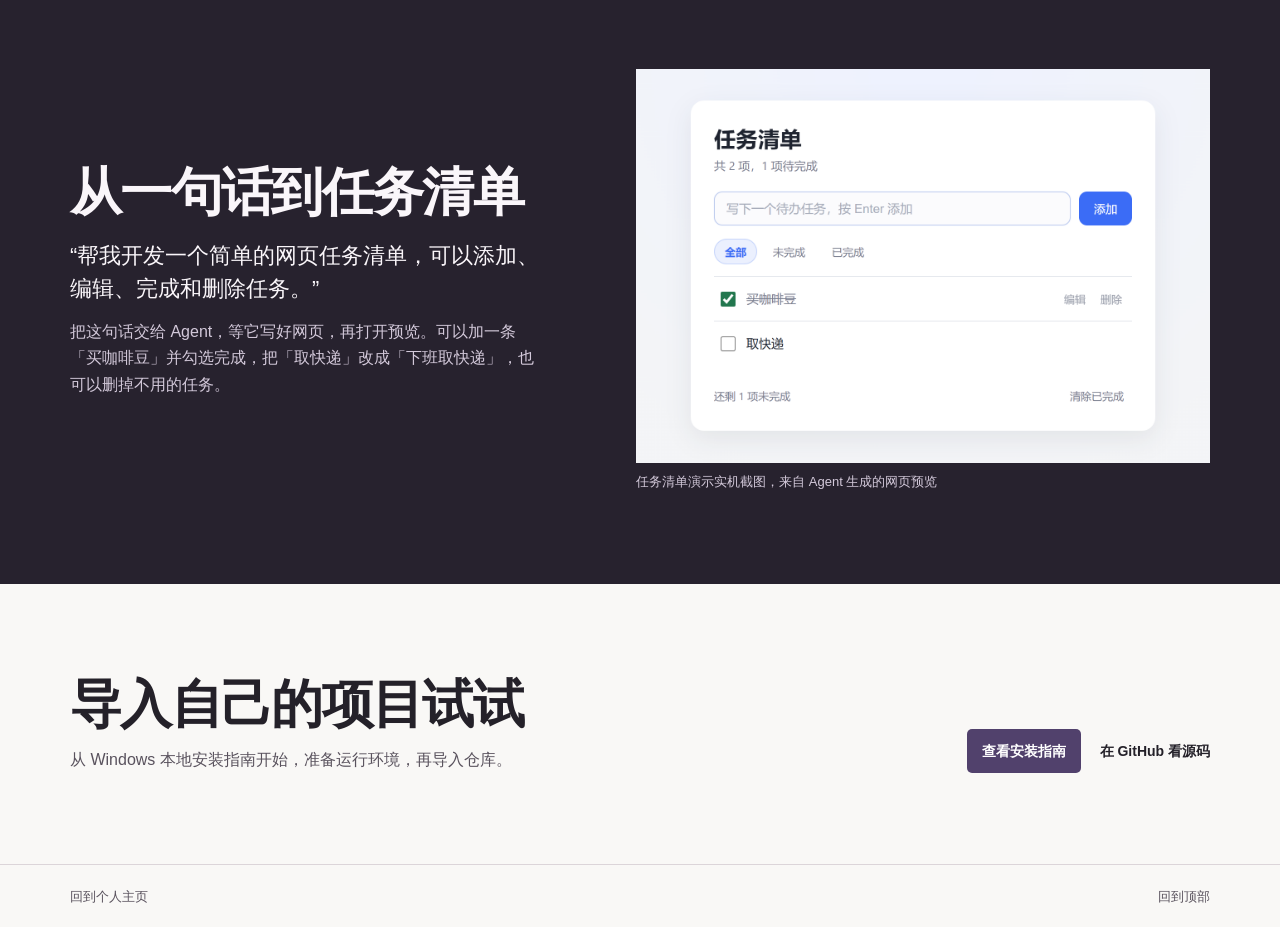
<file: delveforge/index.html>
<!doctype html>
<html lang="zh-CN">
<head>
<meta charset="utf-8">
<meta name="viewport" content="width=device-width,initial-scale=1">
<meta name="description" content="DelveForge 是 Windows 上的本地 Coding Agent 工作台。在项目工作副本里读代码、改文件、跑测试，再查看日志和结果。">
<meta name="theme-color" content="#f9f8f6">
<title>DelveForge · 本地 Coding Agent 工作台</title>
<link rel="icon" type="image/svg+xml" href="./favicon.svg">
<style>
/* Hallmark-informed redesign: modern-minimal / real product performs. */
/* Critique: generic opening and undersized UI; retain anchored flow, authentic proof and external destinations. */
:root {
  color-scheme:light;
  --paper:#f9f8f6;--ink:#242129;--muted:#59525d;--line:#dcd5d9;
  --surface:#eae5ec;--image:#fff;--accent:#51416c;--accent-hover:#39304c;
  --night:#27222e;--night-ink:#faf6fa;--night-muted:#d3c9da;
  --select:#ded6e7;
  --sans:"PingFang SC","Microsoft YaHei UI","Microsoft YaHei","Noto Sans CJK SC",sans-serif;
  --serif:"Noto Serif SC","Songti SC",SimSun,Georgia,serif;
}
*{box-sizing:border-box}
html,body{overflow-x:clip}
body{background:var(--paper);color:var(--ink);margin:0;font:16px/1.65 var(--sans)}
::selection{background:var(--select);color:var(--ink)}
a{color:inherit;text-decoration:none}
:where(a,button,summary,[role='button']){-webkit-tap-highlight-color:transparent}
:focus-visible{outline:2px solid var(--accent);outline-offset:4px}
h1,h2,h3,p,figure,dl,dd{margin:0}
h1,h2{min-width:0;overflow-wrap:break-word;font-family:var(--serif);letter-spacing:-.032em;line-height:1.13;font-weight:700;text-wrap:balance}
svg,img{display:block}img{max-width:100%;height:auto}
.wrap{width:min(calc(100% - 96px),1140px);margin-inline:auto}
[id]{scroll-margin-top:28px}
.skip{position:absolute;inset:12px auto auto 12px;transform:translateY(-200%);z-index:2;padding:10px 14px;background:var(--paper)}
.skip:focus{transform:none}
.navbar{border-bottom:1px solid var(--line)}
.nav{min-height:60px;display:flex;justify-content:space-between;align-items:center;gap:18px}
.wordmark{display:inline-flex;align-items:center;gap:9px;font-weight:750;letter-spacing:-.025em;font-size:20px;min-height:44px}
.wordmark img{width:24px;height:24px;flex:none}
.nav-links{display:flex;align-items:center;gap:clamp(14px,2.8vw,34px);font-size:14px}
.nav-links a,.foot a{display:inline-flex;min-height:44px;align-items:center}
.hero{padding-block:clamp(40px,6.3vw,80px) 0}
h1{font-size:clamp(37px,5.1vw,70px);margin-bottom:18px}
.keep{white-space:nowrap}
.intro-row{display:grid;grid-template-columns:minmax(0,1.7fr) minmax(0,1fr);gap:12px 30px;align-items:end}
.hero-copy,.section-intro{max-width:36em;color:var(--muted)}
.hero-copy{font-size:clamp(16px,1.45vw,19px)}
.hero-actions,.next-actions{display:flex;align-items:center;gap:4px 19px;flex-wrap:wrap}
.hero-actions{justify-content:flex-end}
.primary,.quiet-action{min-height:44px;display:inline-flex;align-items:center;gap:8px;font-size:14px;font-weight:670}
.primary{background:var(--accent);color:var(--image);padding:8px 15px;border-radius:5px}
.icon{width:15px;height:15px;flex:none}
.preview{margin-top:clamp(24px,3.5vw,40px);min-width:0}
.caption{display:flex;justify-content:space-between;align-items:center;gap:0 16px;flex-wrap:wrap;padding:8px 0;color:var(--muted);font-size:13px}
.caption strong{color:var(--ink);font-weight:640}
.shot-link{display:inline-flex;align-items:center;gap:6px;min-height:44px;font-weight:670;color:var(--accent)}
.section{padding-block:clamp(49px,7.6vw,91px)}
.section h2{font-size:clamp(31px,4.1vw,54px);margin-bottom:13px}
.flow-layout{display:grid;grid-template-columns:minmax(0,1.05fr) minmax(0,1fr);gap:35px clamp(34px,7.2vw,106px);align-items:start}
.flow-aside .section-intro{max-width:30em}
.workflow{margin:0;padding:0;list-style:none}
.workflow li{display:grid;grid-template-columns:minmax(0,1fr);gap:4px;min-width:0;padding:17px 0;border-top:1px solid var(--line)}
.workflow li:last-child{border-bottom:1px solid var(--line)}
.workflow h3{font-size:19px;font-weight:720;line-height:1.4}
.workflow p{font-size:16px;color:var(--muted);max-width:39em}
.work-detail{font-size:14px;color:var(--muted);margin-top:20px;max-width:385px}
.work-detail summary{display:list-item;min-height:44px;padding:10px 0;cursor:pointer;color:var(--accent);font-weight:650}
.work-detail img{width:210px;margin:0 0 8px;background:var(--surface)}
.proof-band{background:var(--night);color:var(--night-ink)}
.proof-layout{display:grid;grid-template-columns:minmax(0,1fr) minmax(0,1.2fr);gap:25px clamp(32px,7vw,88px);align-items:center}
.proof-copy p{color:var(--night-muted);max-width:34em}
.proof-copy blockquote{margin:16px 0 13px;color:var(--night-ink);font-size:clamp(17px,1.7vw,22px);line-height:1.55;max-width:24em}
.todo-preview{min-width:0;margin:0}
.todo-preview img{width:100%;height:auto;background:var(--image)}
.todo-preview figcaption{margin-top:8px;color:var(--night-muted);font-size:13px}
.next{display:grid;grid-template-columns:minmax(0,1.2fr) minmax(0,1fr);gap:14px 30px;align-items:end}
.next-actions{justify-content:flex-end}
footer{border-top:1px solid var(--line)}
.foot{min-height:62px;display:flex;justify-content:space-between;gap:12px;align-items:center;color:var(--muted);font-size:13px}
@media(hover:hover) and (pointer:fine){
  a,summary{transition:color 150ms ease,background-color 150ms ease}
  a:not(.primary):hover,summary:hover{color:var(--accent-hover)}
  .primary:hover{background:var(--accent-hover)}
  a .icon{transition:transform 160ms ease}
  a:hover .icon{transform:translate(2px,-2px)}
}
@media(prefers-reduced-motion:reduce){a,a .icon,summary{transition:none!important}a:hover .icon{transform:none!important}}
@media(max-width:780px){
  .wrap{width:calc(100% - 44px)}
  .nav{min-height:58px;gap:10px}.wordmark{font-size:18px;gap:7px}.wordmark svg{width:23px;height:23px}
  .nav-links{gap:14px;font-size:13px}.nav-workflow{display:none!important}
  .intro-row,.next{grid-template-columns:1fr}.hero-actions,.next-actions{justify-content:flex-start}
  .flow-layout,.proof-layout{grid-template-columns:1fr;gap:20px}
}
@media(max-width:360px){
  .wrap{width:calc(100% - 34px)}.nav-links{gap:10px}
  h1{font-size:32px}
  .hero-actions,.next-actions{gap:4px 14px}
}
</style>
<link rel="stylesheet" href="./demo-player.css">
<script src="./demo-player.js?v=20261125" defer></script>
</head>
<body>
<a class="skip" href="#main">跳到主要内容</a>
<header class="navbar">
<nav class="wrap nav" aria-label="产品导航">
<a class="wordmark" href="#main">
<img src="./favicon.svg" width="24" height="24" alt="" aria-hidden="true" decoding="async">
DelveForge
</a>
<div class="nav-links"><a href="../index.html">个人主页</a><a class="nav-workflow" href="#workflow">工作流程</a><a href="https://github.com/ayywl288/DelveForge" target="_blank" rel="noopener noreferrer">GitHub</a></div>
</nav>
</header>
<main id="main">
<section class="wrap hero" aria-labelledby="title">
<h1 id="title">让 Agent 在<span class="keep">项目副本</span>里改代码</h1>
<div class="intro-row">
<p class="hero-copy">DelveForge 是 Windows 上的本地 Coding Agent 工作台。导入仓库后，Agent 在工作副本里读代码、改文件、跑测试；你可以随时补充要求，也能回来查看改动和日志。</p>
<div class="hero-actions">
<a class="primary" href="https://github.com/ayywl288/DelveForge/blob/main/docs/LOCAL_SETUP.md" target="_blank" rel="noopener noreferrer">查看本地安装指南<svg class="icon" viewBox="0 0 16 16" fill="none" stroke="currentColor" stroke-width="1.5" aria-hidden="true"><path d="M4 12 12 4M5 4h7v7"/></svg></a>
<a class="quiet-action" href="#workflow">看工作流程</a>
</div>
</div>
<figure id="workbench" class="preview demo-player" data-demo-player>
<a class="demo-launch" href="https://delveforge-media.pages.dev/media/delveforge/delveforge-promo-full-v2-2.mp4" data-demo-local-src="/media/delveforge/delveforge-promo-full-v2-2.mp4" data-demo-label="DelveForge 完整演示">
<img src="../images/delveforge-demo-cover.webp" width="1920" height="1080" loading="eager" decoding="async" alt="">
<span class="demo-cta"><svg aria-hidden="true" width="16" height="16" viewBox="0 0 16 16" fill="currentColor"><path d="M5 2.9a.7.7 0 0 1 1.04-.6l7 4.7a.7.7 0 0 1 0 1.16l-7 4.72A.7.7 0 0 1 5 12.3z"/></svg>播放完整演示<span class="demo-time">1:06</span></span>
</a>
<div class="demo-screen" hidden><button class="demo-close" type="button" aria-label="关闭演示"><svg aria-hidden="true" width="20" height="20" viewBox="0 0 20 20" fill="none" stroke="currentColor" stroke-width="1.7" stroke-linecap="round"><path d="m5 5 10 10M15 5 5 15"/></svg></button></div>
<p class="demo-status" role="status"></p>
<figcaption class="caption"><strong>实机演示：提出需求、开发、验证、打开应用</strong><a class="shot-link" href="workbench.png" target="_blank" rel="noopener noreferrer">查看工作台实机截图<svg class="icon" viewBox="0 0 16 16" fill="none" stroke="currentColor" stroke-width="1.5" aria-hidden="true"><path d="M4 12 12 4M5 4h7v7"/></svg></a></figcaption>
</figure>
</section>
<section id="workflow" class="wrap section flow-layout" aria-labelledby="workflow-title">
<div class="flow-aside">
<h2 id="workflow-title">从导入仓库到查看改动</h2>
<p class="section-intro">不用把代码来回复制进聊天框。导入项目后，和 Agent 在同一份工作副本上继续任务。</p>
<details class="work-detail">
<summary>查看项目列表实拍</summary>
<figure><img src="project-list.png" width="210" height="208" alt="实机截图局部：设备台账和报表服务各自显示运行中的任务。" loading="lazy" decoding="async"><figcaption>实机局部：设备台账和报表服务分别显示运行状态。</figcaption></figure>
</details>
</div>
<ol class="workflow" role="list">
<li><h3>选项目</h3><p>导入本地仓库或创建项目，日常修改不会直接覆盖原目录。</p></li>
<li><h3>下达任务</h3><p>告诉 Agent 要做什么。它在项目的 Linux 环境里执行工具，你也能追加要求或停止运行。</p></li>
<li><h3>检查结果</h3><p>在工作台查看改动、新增文件和测试日志；也可以从 Windows 编辑器打开工作副本。</p></li>
</ol>
</section>
<section class="proof-band" aria-labelledby="proof-title">
<div class="wrap section proof-layout">
<div class="proof-copy">
<h2 id="proof-title">从一句话到任务清单</h2>
<blockquote>“帮我开发一个简单的网页任务清单，可以添加、编辑、完成和删除任务。”</blockquote>
<p>把这句话交给 Agent，等它写好网页，再打开预览。可以加一条「买咖啡豆」并勾选完成，把「取快递」改成「下班取快递」，也可以删掉不用的任务。</p>
</div>
<figure class="todo-preview">
<img src="todo-checklist.png" width="1384" height="952" alt="生成的任务清单界面：买咖啡豆已勾选，取快递待完成；页面提供添加、编辑和删除操作。" loading="lazy" decoding="async">
<figcaption>任务清单演示实机截图，来自 Agent 生成的网页预览</figcaption>
</figure>
</div>
</section>
<section class="wrap section next" aria-labelledby="next-title">
<div><h2 id="next-title">导入自己的项目试试</h2>
<p class="section-intro">从 Windows 本地安装指南开始，准备运行环境，再导入仓库。</p></div>
<div class="next-actions"><a class="primary" href="https://github.com/ayywl288/DelveForge/blob/main/docs/LOCAL_SETUP.md" target="_blank" rel="noopener noreferrer">查看安装指南</a><a class="quiet-action" href="https://github.com/ayywl288/DelveForge" target="_blank" rel="noopener noreferrer">在 GitHub 看源码</a></div>
</section>
</main>
<footer><div class="wrap foot"><a href="../index.html">回到个人主页</a><a href="#main">回到顶部</a></div></footer>
</body>
</html>
</file>
<file: site.css>
/* Personal portfolio: editorial paper, shared Swiss grid, and original media. */
:root {
  color-scheme: light;
  --paper: #f9f8f6;
  --wash: #fff;
  --ink: #1c1c1c;
  --muted: #595554;
  --rule: #d8d4d0;
  --signal: #6c586e;
  --fold-lavender: #ddd7e6;
  --fold-rose: #ebdfdf;
  --fold-blue: #d9e3e9;
  --paper-lavender: #eeeaf0;
  --paper-rose: #f1ebea;
  --paper-blue: #eaf0f1;
  --work-ink: var(--ink);
  --work-muted: var(--muted);
  --work-accent: var(--signal);
  --studio: #28221e;
  --film: #181411;
  --film-ink: #fff5e9;
  --film-muted: #d0bfb2;
  --serif: "Noto Serif SC", "Songti SC", SimSun, Georgia, serif;
  --sans: "PingFang SC", "Microsoft YaHei", system-ui, sans-serif;
  --mono: ui-monospace, "Cascadia Mono", Consolas, monospace;
  --space: clamp(55px, 8.6vw, 112px);
  --gutter: clamp(24px, 5vw, 72px);
}
*,*::before,*::after { box-sizing:border-box; }
html { scroll-behavior:smooth; }
body { margin:0; background:var(--paper); color:var(--ink); font:16px/1.7 var(--sans); }
img,svg { display:block; }
img { max-width:100%; }
button { font:inherit; }
[hidden] { display:none!important; }
a { color:inherit; text-decoration:none; }
:where(a,button,summary,[role='button']) { -webkit-tap-highlight-color:transparent; }
:focus-visible { outline:2px solid var(--signal); outline-offset:4px; }
::selection { background:#59494c; color:#fff; }
.container { width:min(100% - 2 * var(--gutter), 1152px); margin-inline:auto; min-width:0; }
.kicker,.gallery-count,.video-duration {
  font:11px/1.5 var(--mono);
  letter-spacing:.09em;
  font-variant-numeric:tabular-nums;
}
.sr-only { position:absolute; width:1px; height:1px; padding:0; margin:-1px; overflow:hidden; clip-path:inset(50%); white-space:nowrap; border:0; }
.skip { position:fixed; z-index:20; left:12px; top:10px; transform:translateY(-170%); background:var(--wash); padding:12px 16px; }
.skip:focus { transform:none; }
section[id],main { scroll-margin-top:85px; }
.sitehead {
  position:sticky; inset-block-start:0; z-index:10;
  background:var(--paper); border-bottom:1px solid var(--rule);
}
.nav { min-height:68px; display:flex; align-items:center; justify-content:space-between; gap:16px; }
.brand,.navlinks { display:flex; align-items:center; gap:10px; }
.brand { font-weight:750; white-space:nowrap; }
.brand-mark { width:29px; height:29px; color:var(--signal); flex:none; }
.navlinks { gap:clamp(12px, 2.3vw, 27px); }
.navlinks a { display:inline-flex; gap:4px; align-items:center; min-height:44px; font-size:13px; font-weight:650; white-space:nowrap; }
/* A quiet masthead opens onto the work itself. */
.hero {
  display:grid; grid-template-columns:minmax(0,1.48fr) minmax(0,1fr);
  align-items:end; gap:clamp(28px,5.4vw,78px);
  padding-block:clamp(44px,7.4svh,76px) clamp(34px,5.2svh,58px);
}
.hero-copy,.hero-context { min-width:0; }
.hero h1 {
  font:730 clamp(49px,7vw,94px)/1.06 var(--serif);
  letter-spacing:-.035em; margin:0; overflow-wrap:break-word;
}
.hero .lead { margin:0 0 12px; max-width:19em; font-size:clamp(20px,2.25vw,30px); font-weight:630; line-height:1.4; text-wrap:pretty; }
.hero-meta { display:flex; flex-wrap:wrap; align-items:baseline; gap:2px 12px; }
.hero-role,.hero .hint { margin:0; color:var(--muted); font-size:12px; }
.hero-role { color:var(--signal); font-weight:700; }
.work {
  position:relative; isolation:isolate; background:#eeeae5;
  background:linear-gradient(106deg,var(--paper-lavender) 0%,var(--paper-rose) 54%,var(--paper-blue) 100%);
  color:var(--work-ink);
  padding-block:clamp(34px,4.5vw,67px) clamp(41px,5.5vw,80px);
  perspective:840px; perspective-origin:50% 0;
}
.work::before {
  content:""; position:absolute; pointer-events:none; z-index:-1;
  inset:calc(-1 * clamp(21px,3.9vw,55px)) 0 auto;
  height:clamp(21px,3.9vw,55px);
  background:#e7e1d9;
  background:linear-gradient(106deg,var(--fold-lavender) 0%,var(--fold-rose) 54%,var(--fold-blue) 100%);
  clip-path:polygon(8% 0,92% 0,100% 100%,0 100%);
  transform-origin:50% 100%;
}
@media (prefers-reduced-motion:no-preference) {
  @supports (animation-timeline:scroll()) {
    .work::before {
      animation:paper-plane linear both;
      animation-timeline:scroll(root block);
      animation-range:0px 210px;
    }
    @keyframes paper-plane {
      from { transform:rotateX(50deg) scaleX(.96); opacity:.63; }
      to { transform:none; opacity:1; }
    }
  }
}
@media (prefers-contrast:more), (forced-colors:active) {
  .work { background:#eeeae5; }
  .work::before { background:#e7e1d9; }
}
.work :focus-visible { outline-color:var(--work-accent); }
@media (hover:hover) and (pointer:fine) { .project.featured .link:hover { color:var(--work-ink); } }

.personal-section { border-block-start:1px solid var(--rule); padding-block:var(--space); }
.work-header,.personal-heading {
  display:flex; justify-content:space-between; gap:14px 20px;
  align-items:baseline; margin-bottom:clamp(24px, 4.5vw, 50px);
}
.work-header { justify-content:flex-start; gap:12px clamp(22px,5.1vw,73px); margin-bottom:clamp(18px,2.65vw,39px); }
.work-header h2,.personal-heading :is(h2,.chapter-heading-copy) {
  font:760 clamp(37px,6.7vw,80px)/1.03 var(--serif);
  letter-spacing:-.04em; margin:0; max-width:100%;
}
.work-header h2 { font-size:clamp(35px,3.9vw,54px); }
.work-header p,.personal-heading p { color:var(--muted); font-size:14px; margin:0; }
.work-header p { color:var(--work-muted); }
.project {
  display:grid; align-items:center; grid-template-columns:minmax(0,5fr) minmax(0,7fr);
  gap:clamp(21px,5.25vw,70px); min-width:0;
}
.project.featured { padding-block:0 clamp(27px,4vw,52px); }
.project-feature-copy { min-width:0; align-self:start; }
.project-id { min-width:0; }
.project-kind { color:var(--work-muted); font-size:13px; line-height:1.45; }
.project h3 {
  font:660 clamp(24px,2.9vw,37px)/1.16 var(--serif);
  letter-spacing:-.024em; margin:0 0 4px; overflow-wrap:anywhere;
}
.project.featured h3 { font-size:clamp(32px,3.65vw,50px); }
.project p { max-width:34em; margin:0; color:var(--work-muted); }
.project.featured .project-detail { margin-block-start:clamp(12px,2.15vw,27px); }
.project.featured .link { margin-top:7px; color:var(--work-accent); }
.project-preview { margin:0; min-width:0; }
.project-preview img { width:100%; height:auto; }
.project-preview figcaption { color:var(--work-muted); font-size:12px; margin-top:6px; }
.project-secondary { padding-block:clamp(20px,3vw,35px) 0; }
.project .link,.external-link {
  display:inline-flex; gap:6px; align-items:center; min-height:44px;
  align-self:start; color:var(--signal); font-size:13px; font-weight:750;
}
.project .link svg,.external-link svg { flex:none; }

.games,.edits { padding-block:clamp(42px, 5vw, 74px); }
.games .personal-heading,.edits .personal-heading { margin-bottom:clamp(20px,2.6vw,32px); }
.games .personal-heading :is(h2,.chapter-heading-copy),.edits .personal-heading h2 { font-size:clamp(37px,5.8vw,64px); }
.game-board {
  color:var(--film-ink); background:var(--studio);
  border-radius:14px; overflow:hidden;
}
.gallery-arrows button {
  color:var(--film-ink); background:transparent; border:1px solid #62544a;
  cursor:pointer; border-radius:4px; min-height:44px;
}
.gallery-arrows button:not(:disabled):hover { background:#4a3b33; border-color:#bb927d; }
.game-other,.game-tip { margin:0; color:var(--film-muted); font-size:12px; line-height:1.55; }
.game-viewer { margin:0; }
.game-stage {
  position:relative; display:grid; place-items:center; aspect-ratio:16/9;
  width:100%; --game-height-limit:min(56vh,620px); max-height:var(--game-height-limit); overflow:hidden; background:var(--film);
}
.game-stage img { position:absolute; inset:0; width:100%; height:100%; object-fit:contain; }
.game-stage p { margin:0; padding:12px; text-align:center; }
.game-caption {
  display:flex; align-items:center; gap:10px 16px; min-height:58px;
  padding:7px clamp(14px,2.7vw,27px);
}
.game-caption strong { flex:1; min-width:0; font-size:14px; line-height:1.25; }
.gallery-count { white-space:nowrap; color:var(--film-muted); }
.gallery-arrows { display:flex; gap:5px; }
.gallery-arrows button { width:44px; height:44px; display:grid; place-items:center; padding:0; border-radius:50%; }
.gallery-arrows button:disabled { color:#9d8e82; border-color:#564941; cursor:default; }
.game-board :focus-visible { outline-color:#ffd49f; outline-offset:-4px; }

#music > .personal-heading { justify-content:flex-start; align-items:center; gap:clamp(12px,1.7vw,24px); }
.foil-stamp {
  --stamp-metal:linear-gradient(145deg,#bbb8c1,#efedf0 42%,#c9c5cf 73%,#f1edf2);
  display:grid; place-items:center; position:relative; flex:none;
  width:clamp(29px,4vw,51px); aspect-ratio:1; border-radius:50%;
  pointer-events:none; color:rgb(51 44 58 / .37);
  border:1px solid rgb(89 76 104 / .25);
  box-shadow:inset 0 1px 1px rgb(255 255 255 / .82),0 1px 2px rgb(53 42 69 / .13);
  background:linear-gradient(145deg,rgb(255 255 255 / .27),rgb(212 207 224 / .38)),
    var(--foil-optical,var(--stamp-metal));
}
.foil-stamp svg { width:89%; height:89%; filter:drop-shadow(0 .5px 0 rgb(255 255 255 / .82)); }
@media (prefers-reduced-motion:reduce),(hover:none) {
  .foil-stamp { background:var(--stamp-metal); }
}
@media (forced-colors:active) { .foil-stamp { display:none; } }
#games > .personal-heading { justify-content:flex-start; align-items:center; gap:clamp(12px,1.7vw,24px); }
.foil-heading-label { display:flex; align-items:center; gap:clamp(10px,1.4vw,18px); min-width:0; }
.foil-stamp-game { width:clamp(34px,4.1vw,52px); }
.foil-stamp-project,.foil-stamp-edit { width:clamp(32px,3.8vw,47px); aspect-ratio:1.25; border-radius:6px; }
.foil-stamp-hero { width:22px; align-self:center; border-radius:3px; transform:rotate(12deg); }
.foil-stamp:is(.foil-stamp-hero,.foil-stamp-project,.foil-stamp-game,.foil-stamp-edit) {
  mask:var(--foil-cut) center/89% 89% no-repeat;
  border:0; box-shadow:none;
}
.foil-stamp-hero { --foil-cut:url("data:image/svg+xml,%3Csvg%20xmlns%3D%22http%3A%2F%2Fwww.w3.org%2F2000%2Fsvg%22%20viewBox%3D%220%200%2044%2044%22%3E%3Cpath%20d%3D%22M22%207%2037%2022%2022%2037%207%2022Z%22%2F%3E%3C%2Fsvg%3E"); }
.foil-stamp-project { --foil-cut:url("data:image/svg+xml,%3Csvg%20xmlns%3D%22http%3A%2F%2Fwww.w3.org%2F2000%2Fsvg%22%20viewBox%3D%220%200%2044%2044%22%3E%3Crect%20x%3D%226%22%20y%3D%2210%22%20width%3D%2232%22%20height%3D%2224%22%20rx%3D%225%22%2F%3E%3C%2Fsvg%3E"); }
.foil-stamp-game { --foil-cut:url("data:image/svg+xml,%3Csvg%20xmlns%3D%22http%3A%2F%2Fwww.w3.org%2F2000%2Fsvg%22%20viewBox%3D%220%200%2044%2044%22%3E%3Cpath%20d%3D%22M16%2013.9h12c5.7%200%208%204.8%209%2012.9.63%204.85-3.8%207.22-7.65%203.94L25.62%2027h-7.24l-3.73%203.74C10.8%2034.02%206.4%2031.65%207%2026.8c1-8.1%203.3-12.9%209-12.9Z%22%2F%3E%3C%2Fsvg%3E"); }
.foil-stamp-edit { --foil-cut:url("data:image/svg+xml,%3Csvg%20xmlns%3D%22http%3A%2F%2Fwww.w3.org%2F2000%2Fsvg%22%20viewBox%3D%220%200%2044%2044%22%3E%3Cpath%20fill-rule%3D%22evenodd%22%20d%3D%22M9%2010.8h26a2.4%202.4%200%200%201%202.4%202.4v17.6a2.4%202.4%200%200%201-2.4%202.4H9a2.4%202.4%200%200%201-2.4-2.4V13.2A2.4%202.4%200%200%201%209%2010.8ZM9%2014v3h3v-3zm0%207v3h3v-3zm0%207v3h3v-3zm23-14v3h3v-3zm0%207v3h3v-3zm0%207v3h3v-3z%22%2F%3E%3C%2Fsvg%3E"); }
.surface-foil {
  --surface-metal:linear-gradient(140deg,#827b8b 4%,#b7b3c0 40%,#756e82 72%,#a09aab);
  background:var(--surface-lustre,linear-gradient(140deg,rgb(255 255 255 / .05),rgb(76 66 97 / .22))),var(--foil-optical,var(--surface-metal));
  mask:var(--surface-cut) center/contain no-repeat;
  pointer-events:none;
}
.surface-foil > * { visibility:hidden; }
.surface-foil.surface-foil-arrow {
  --surface-metal:linear-gradient(145deg,#494453,#857e8e 46%,#4a4557 82%);
  --surface-lustre:linear-gradient(150deg,rgb(45 39 56 / .61),rgb(34 30 45 / .58));
}
#game-prev .surface-foil-arrow { --surface-cut:url("data:image/svg+xml,%3Csvg%20xmlns%3D%22http%3A%2F%2Fwww.w3.org%2F2000%2Fsvg%22%20viewBox%3D%220%200%2024%2024%22%3E%3Cpath%20d%3D%22M15%2018l-6-6%206-6%22%20fill%3D%22none%22%20stroke%3D%22black%22%20stroke-width%3D%221.7%22%20stroke-linecap%3D%22round%22%20stroke-linejoin%3D%22round%22%2F%3E%3C%2Fsvg%3E"); }
#game-next .surface-foil-arrow { --surface-cut:url("data:image/svg+xml,%3Csvg%20xmlns%3D%22http%3A%2F%2Fwww.w3.org%2F2000%2Fsvg%22%20viewBox%3D%220%200%2024%2024%22%3E%3Cpath%20d%3D%22m9%2018%206-6-6-6%22%20fill%3D%22none%22%20stroke%3D%22black%22%20stroke-width%3D%221.7%22%20stroke-linecap%3D%22round%22%20stroke-linejoin%3D%22round%22%2F%3E%3C%2Fsvg%3E"); }
.brand-mark.surface-foil { --surface-cut:url("data:image/svg+xml,%3Csvg%20xmlns%3D%22http%3A%2F%2Fwww.w3.org%2F2000%2Fsvg%22%20viewBox%3D%220%200%2032%2032%22%3E%3Cpath%20fill-rule%3D%22evenodd%22%20d%3D%22M16%201.5c-1.6%208.5-6%2012.9-14.5%2014.5%208.5%201.6%2012.9%206%2014.5%2014.5%201.6-8.5%206-12.9%2014.5-14.5C22%2014.4%2017.6%2010%2016%201.5ZM19.1%2016a3.1%203.1%200%201%200-6.2%200%203.1%203.1%200%201%200%206.2%200Z%22%2F%3E%3C%2Fsvg%3E"); }
.surface-foil-link { --surface-cut:url("data:image/svg+xml,%3Csvg%20xmlns%3D%22http%3A%2F%2Fwww.w3.org%2F2000%2Fsvg%22%20viewBox%3D%220%200%2024%2024%22%3E%3Cpath%20d%3D%22M6%2018%2018%206M8%206h10v10%22%20fill%3D%22none%22%20stroke%3D%22black%22%20stroke-width%3D%221.7%22%20stroke-linecap%3D%22round%22%20stroke-linejoin%3D%22round%22%2F%3E%3C%2Fsvg%3E"); }
@media (prefers-reduced-motion:reduce),(hover:none) { .surface-foil { background:var(--surface-metal); } }
@media (forced-colors:active) { .surface-foil { background:none; mask:none; } .surface-foil > * { visibility:visible; } }
.foil-stamp-game { width:clamp(40px,4.3vw,57px); }
.foil-stamp-project,.foil-stamp-edit { width:clamp(38px,4.1vw,55px); }
.hero .hint { position:relative; padding-inline-end:18px; }
.hero .hint > .foil-stamp-hero {
  position:absolute; width:20px; inset-inline-end:-1px; inset-block-start:53%;
}
.hero-meta,.foil-heading-label,#games > .personal-heading,#music > .personal-heading { position:relative; }
@media (min-width:1280px) {
  .foil-heading-label > .foil-stamp,#games > .personal-heading > .foil-stamp,#music > .personal-heading > .foil-stamp {
    position:absolute; inset-inline-end:calc(100% + 7px); inset-block-start:50%; translate:0 -50%;
  }
}
@media (max-width:1279px) {
  .foil-heading-label,#games > .personal-heading,#music > .personal-heading { padding-block-start:36px; }
  .foil-heading-label > .foil-stamp,#games > .personal-heading > .foil-stamp,#music > .personal-heading > .foil-stamp {
    position:absolute; inset-inline-start:0; inset-block-end:calc(100% - 32px);
  }
  #music > .personal-heading { padding-block-start:calc(clamp(29px,4vw,51px) + 8px); }
  #music > .personal-heading > .foil-stamp { inset-block-start:0; inset-block-end:auto; }
}
.music-feature {
  display:grid; grid-template-columns:minmax(0,.9fr) minmax(0,1.1fr);
  gap:clamp(28px,5.5vw,85px); align-items:center;
}
.music-photo {
  margin:0; position:relative; isolation:isolate; min-width:0; overflow:hidden;
  padding:10px clamp(38px,5.4vw,70px) 10px 10px;
  border-radius:3px 24px 3px 3px; border:1px solid #d1baaa;
  background:#e8d6c6;
  background:
    var(--foil-optical,linear-gradient(141deg, #fff3e4 0%, #d9d6ef 23%, #e8adb9 44%, #f4c389 65%, #e7dced 80%, #f2e3c7 100%));
}
.music-photo::before {
  content:""; position:absolute; inset:0; pointer-events:none; z-index:-1;
  background:repeating-linear-gradient(115deg,transparent 0 6px,rgb(255 248 232 / .5) 7px 8px,transparent 9px 11px);
}
.music-photo img {
  position:relative; width:100%; height:auto; aspect-ratio:3/4; object-fit:contain;
  background:#2b201b; border-radius:2px; box-shadow:1px 2px 6px rgb(79 49 44 / .16);
}
.foil-lines {
  position:absolute; top:0; bottom:0; right:0; height:100%; width:22%;
  color:#6d4a5c; opacity:.57; z-index:-1; pointer-events:none;
}
.music-copy h3 { font:760 clamp(29px,4.7vw,54px)/1.11 var(--serif); letter-spacing:-.04em; margin:0 0 8px; }
.music-copy p { margin:0; color:var(--muted); }

.music-shelf { margin-top:29px; display:grid; gap:18px; }
.music-shelf h4 {
  margin:0 0 9px; padding-top:9px; border-top:1px solid var(--rule);
  color:var(--muted); font-size:13px; font-weight:750;
}
.music-shelf ul {
  list-style:none; margin:0; padding:0; display:grid;
  grid-template-columns:repeat(2,minmax(0,1fr)); gap:9px;
}
.track-card {
  display:grid; grid-template-columns:minmax(0,1fr) 23px; grid-template-rows:auto 1fr;
  align-items:start; gap:8px 4px; height:100%; min-width:0;
  padding:6px 6px 8px; border:1px solid #cbb6a6; border-radius:10px;
  background:#fff8ec; color:var(--ink);
}
.track-card:hover { background:#fff3e1; text-decoration:none; border-color:#946b55; }
.track-print {
  display:grid; grid-column:1/-1; grid-template-columns:minmax(0,1fr) clamp(13px,11%,24px);
  min-width:0; gap:3px; align-items:stretch;
}
.track-art { display:block; width:100%; height:auto; aspect-ratio:1; object-fit:contain; min-width:0; border-radius:5px 1px 1px 5px; background:#e9ded2; }
.track-foil {
  display:block; min-width:0; border-radius:1px 5px 5px 1px;
  border:1px solid rgb(91 76 82 / .32);
  box-shadow:inset 0 1px 0 rgb(255 255 255 / .76);
  background:
    repeating-linear-gradient(107deg,rgb(255 255 255 / .33) 0 1px,transparent 1px 4px,rgb(80 65 88 / .12) 4px 5px,transparent 5px 8px),
    var(--foil-optical,linear-gradient(153deg,#c6c3cc,#eeeaf0 40%,#b3aab9 72%,#e4dfe9));
}
.track-text { display:grid; gap:3px; min-width:0; padding-left:3px; }
.track-title { font-size:clamp(12px,1vw,14px); font-weight:760; line-height:1.18; overflow-wrap:anywhere; }
.track-artist { color:var(--muted); font-size:11px; line-height:1.2; overflow-wrap:anywhere; }
.track-play {
  display:grid; place-items:center; align-self:start; width:22px; height:22px; border-radius:50%;
  background:#eee0d3; color:#782d21;
}

.video-list {
  position:relative; list-style:none; margin:0; padding:0;
  display:grid; grid-template-columns:repeat(3,minmax(0,1fr)); align-items:start;
  gap:clamp(16px,2.4vw,30px);
}
.video-list>li { min-width:0; }
.video-work {
  display:block; padding:clamp(8px,1vw,12px); border-radius:16px;
  background:#f6f1e9; border:1px solid #e7ded4;
}
#edits .video-work { position:relative; border-color:transparent; }
#edits .video-work::before {
  content:""; position:absolute; inset:-1px; padding:1.25px;
  border-radius:inherit; pointer-events:none;
  background:var(--foil-optical,linear-gradient(145deg,#c8becb,#f7eff0 44%,#b8adb9 78%,#ded4da));
  mask:linear-gradient(#000 0 0) content-box, linear-gradient(#000 0 0); mask-composite:exclude;
  opacity:.82;
}
@media (forced-colors:active) {
  #edits .video-work { border-color:CanvasText; }
  #edits .video-work::before { display:none; }
}
.video-cover {
  display:block; position:relative; aspect-ratio:16/9;
  overflow:hidden; border-radius:10px; background:transparent;
}
#edits .video-cover::before {
  content:""; position:absolute; inset:0; z-index:1; padding:1.25px;
  border-radius:inherit; pointer-events:none;
  background:var(--foil-optical,linear-gradient(143deg,#c098b5 4%,#c0acd3 25%,#91b3cd 45%,#9dbba4 68%,#d2ad91 93%));
  mask:linear-gradient(#000 0 0) content-box, linear-gradient(#000 0 0); mask-composite:exclude;
  opacity:.72;
}
@media (forced-colors:active) { #edits .video-cover::before { display:none; } }
.video-cover img { display:block; width:100%; height:100%; object-fit:cover; object-position:center top; }
.video-duration {
  position:absolute; right:8px; bottom:8px; display:flex; align-items:center; gap:4px;
  padding:4px 6px; background:rgb(28 28 28 / .88); color:#fff; border-radius:2px;
}
.video-title {
  display:grid; align-items:start; justify-items:start; gap:3px;
  padding:10px 3px 1px; color:var(--ink); font-size:clamp(15px,1.55vw,19px); line-height:1.42;
}
.video-work:focus-visible { outline-offset:-3px; }
.video-title strong { overflow-wrap:anywhere; }
.video-work:hover { text-decoration:none; }

.foot { border-top:1px solid var(--rule); color:var(--muted); }
.foot .container { min-height:74px; display:flex; align-items:center; justify-content:space-between; gap:14px; }
.foot a { display:inline-flex; min-height:44px; align-items:center; }
@media (max-width:1030px) {
  .game-notes { padding-top:0; }
  .music-feature { gap:26px; }
}
@media (max-width:760px) {
  :root { --gutter:22px; --space:55px; }
  section[id],main { scroll-margin-top:73px; }
  .nav { min-height:62px; gap:11px; }
  .navlinks { gap:10px; }
  .navlinks a { font-size:12px; }
  .hero { grid-template-columns:1fr; gap:14px; padding-block:26px 30px; }
  .hero h1 { font-size:clamp(43px,11.8vw,76px); }
  .hero .lead { max-width:none; font-size:clamp(19px,4.8vw,25px); }
  .personal-heading { margin-bottom:24px; }
  .work-header { display:grid; gap:6px; }
  .project { grid-template-columns:minmax(0,1fr); gap:14px; }
  .project-secondary { gap:9px; }
  .music-feature { grid-template-columns:1fr; gap:24px; }
  .music-photo { width:min(100%,475px); }
  .music-shelf { margin-top:20px; }
}
@media (max-width:480px) {
  .brand-mark { width:22px; height:22px; }
  .brand { gap:6px; font-size:14px; }
  .game-caption { gap:5px 8px; }
  .personal-heading .external-link { white-space:nowrap; }
}
@media (max-width:350px) {
  :root { --gutter:17px; }
  .personal-heading { gap:6px; }
  .personal-heading h2 { font-size:33px; }
  .navlinks { gap:8px; }
}
@media (prefers-reduced-motion:reduce) { html { scroll-behavior:auto; } }


@media (min-width:1120px) {
  .music-shelf>div:last-child ul { grid-template-columns:repeat(4,minmax(0,1fr)); }
}
.game-caption { position:relative; }
.gallery-dots {
  position:absolute; left:50%; transform:translateX(-50%);
  display:flex; align-items:center; justify-content:center;
}
.gallery-dots button {
  width:clamp(24px,calc((100vw - 2 * var(--gutter) - 1px) / var(--dot-count,9)),44px); height:44px;
  display:grid; place-items:center; padding:0; border:0; border-radius:11px;
  background:transparent; color:#736a81; cursor:pointer;
}
.gallery-dots .gallery-dot-mark {
  width:7px; height:7px; border-radius:1em;
  transition:width 180ms ease-out;
}
.gallery-dots .gallery-dot-mark,.chapter-control-dot .chapter-control-copy {
  background:linear-gradient(155deg,rgb(76 68 91 / .27),rgb(248 245 255 / .06) 46%,rgb(84 72 102 / .24)),
    var(--game-dots-foil,linear-gradient(160deg,#817b90,#c7c3d0 46%,#706880));
}
.gallery-dots button[aria-current="true"] .gallery-dot-mark { width:15px; }
@media (forced-colors:active) { .gallery-dots .gallery-dot-mark { background:ButtonText; } }
.gallery-dots button:focus-visible { color:#655369; }
@media(hover:hover) and (pointer:fine) {
  .gallery-dots button:not([aria-current]):hover { color:#665c74; }
  .gallery-dots button:hover .gallery-dot-mark { width:17px; }
  .gallery-dots button[aria-current="true"]:hover .gallery-dot-mark { width:21px; }
}
@media(prefers-reduced-motion:reduce) { .gallery-dots .gallery-dot-mark { transition:none; } }
@media (max-width:760px) {
  .track-print { grid-template-columns:minmax(0,1fr) clamp(11px,10%,18px); }
  .game-caption { display:grid; grid-template-columns:minmax(0,1fr) auto auto; }
  .game-caption strong { grid-column:1; grid-row:1; }
  .gallery-count { grid-column:2; grid-row:1; }
  .gallery-arrows { grid-column:3; grid-row:1; }
  .gallery-dots { position:static; transform:none; grid-column:1/-1; grid-row:2; justify-self:center; }
}


/* Two media reels, one full-bleed film vocabulary. */
.game-track {
  position:absolute; inset-block:0; left:50%; width:100%;
  transform:translateX(-50%); --slide-gap:clamp(6px,1.05vw,13px);
}
.has-neighbors .game-track {
  /* Include the height cap in the pitch: when artwork is height-limited,
     panel gutters must not carry the neighboring pixels past the stage. */
  width:min(76%,max(48%,calc(1.81 * var(--game-height-limit))));
}
.game-panel { position:absolute; inset-block:0; width:100%; background:var(--film); overflow:hidden; }
.game-panel[data-slot="-2"] { transform:translateX(calc(-200% - 2 * var(--slide-gap))); }
.game-panel[data-slot="-1"] { transform:translateX(calc(-100% - var(--slide-gap))); }
.game-panel[data-slot="1"] { transform:translateX(calc(100% + var(--slide-gap))); }
.game-panel[data-slot="2"] { transform:translateX(calc(200% + 2 * var(--slide-gap))); }
.game-panel img { background:#100d0b; }

.game-panel[aria-hidden="true"]::after { content:""; position:absolute; inset:0; background:rgb(31 24 19 / .30); pointer-events:none; }
.game-stage #game-error { position:relative; z-index:1; background:var(--film); }
.video-watch { display:inline-flex; align-items:center; gap:5px; color:var(--signal); font-size:12px; }
.video-controls { display:none; justify-content:center; align-items:center; gap:12px; margin-top:12px; }
@media(max-width:760px) {
  .video-list {
    display:flex; gap:14px; overflow:auto hidden; overscroll-behavior-inline:contain;
    scroll-snap-type:x mandatory; scrollbar-color:var(--rule) transparent; scrollbar-width:thin;
    padding-bottom:7px;
  }
  .video-list>li { flex:0 0 82%; scroll-snap-align:start; }
  .video-controls { display:flex; }
}
.video-controls button {
  display:grid; place-items:center; width:44px; height:44px; padding:0;
  border-radius:50%; color:var(--ink); border:1px solid var(--rule); background:var(--wash); cursor:pointer;
}
.video-controls button:hover:not(:disabled) { border-color:var(--signal); }
.video-controls button:disabled { opacity:.45; cursor:default; }
.video-count { color:var(--muted); font:12px var(--mono); }
@media(max-width:760px) {
  .has-neighbors .game-track { width:80%; }
  .video-watch { font-size:11px; }
}


/* Game highlights: full-bleed pictures on editorial paper; glass only on controls. */
.games { width:100%; }
.games .personal-heading,
.games .game-caption {
  width:min(100% - 2 * var(--gutter), 1152px);
  margin-inline:auto;
}
.games .game-board { background:transparent; color:var(--ink); border:0; border-radius:0; overflow:visible; }
.games .game-stage,.games .game-panel,.games .game-panel img { background:transparent; }
.games .game-track { --slide-gap:clamp(7px,1.4vw,20px); }
.games .game-panel { border-radius:clamp(8px,1.65vw,22px); }
.games .game-panel img {
  inset:auto; left:50%; top:50%; transform:translate(-50%,-50%);
  width:auto; height:auto; max-width:100%; max-height:100%;
  border-radius:clamp(8px,1.65vw,22px);
}
.games .game-panel[aria-hidden="true"]::after { content:none; }
.games .game-caption { padding:8px 0 0; }
.games .game-caption strong,.games .gallery-count { color:var(--muted); }
.games .gallery-arrows button { background:#f4eade; color:var(--ink); border:1px solid #d7c7b7; }
.games .gallery-arrows button:hover:not(:disabled) { background:#e9d8c8; color:var(--ink); border-color:#b59e89; }
.games .gallery-arrows button:disabled { opacity:.43; }
.games .game-board :focus-visible { outline-color:var(--signal); outline-offset:2px; }
.games .game-stage #game-error { background:var(--paper); color:var(--ink); }
@media(max-width:760px) {
  .games .game-caption { padding-top:4px; }
}


/* Progressive scroll reveal: only offscreen elements opted in by the script. */
[data-reveal-state="waiting"] { opacity:.18; translate:0 22px; }
.work [data-reveal-state="waiting"] { opacity:.68; translate:0 14px; }
[data-reveal-state="waiting"]:focus-within { opacity:1!important; translate:none!important; }
@media(prefers-reduced-motion:reduce) {
  [data-reveal-state="waiting"],.work [data-reveal-state="waiting"] { opacity:1; translate:none; }
}

/* The two photo-edge controls. */
.games .game-panel { opacity:.78; }
.games .game-panel[data-slot="0"] { opacity:1; }
.games .game-stage .gallery-arrows {
  position:absolute; top:50%; left:50%; transform:translate(-50%,-50%);
  z-index:3; width:min(100%,var(--active-photo-width,76%));
  padding-inline:clamp(6px,1.25vw,16px);
  display:flex; justify-content:space-between; gap:10px; pointer-events:none;
}
.games .game-stage .gallery-arrows button {
  --photo-control-size:56px;
  flex:0 0 var(--photo-control-size); width:var(--photo-control-size); height:var(--photo-control-size);
  background:#f5ebe0; color:#35251f; border:2px solid #f5e5d9;
  box-shadow:0 1px 9px rgb(37 30 25 / .22); pointer-events:auto;
}
.games .game-stage .gallery-arrows button:hover:not(:disabled) { background:#fff5e6; color:#35251f; }
.games .game-stage .gallery-arrows button:focus-visible { outline:2px solid #fff7eb; outline-offset:3px; }
@media(max-width:760px) {
  .games .game-stage .gallery-arrows { width:min(100%,var(--active-photo-width,80%)); }
  .games .game-stage .gallery-arrows button { --photo-control-size:48px; }
  .games .game-caption { grid-template-columns:minmax(0,1fr) auto; }
}
/* Plain heading labels beside the existing foil content. */
.music-feature { align-items:start; }
.music-copy h3,.music-portrait h3 {
  font:750 clamp(19px,2.45vw,28px)/1.22 var(--serif); margin:0 0 12px; letter-spacing:-.025em;
}
.music-copy .music-shelf { margin-top:0; }


/* Paper sequence: an illustrated intro, unequal projects, and three standalone covers. */
@media(max-width:580px) {
  .nav { display:grid; gap:0; padding-top:7px; }
  .navlinks { gap:clamp(8px,3.4vw,19px); flex-wrap:wrap; }
  .navlinks a { min-height:44px; }
  section[id],main { scroll-margin-top:92px; }
}

/* Shared headings stay on their grid line; each chapter sets its own pace and measure. */
#games { padding-block:clamp(37px,4.75vw,64px) clamp(34px,5.4vw,80px); }
#music { padding-block:clamp(48px,7.5vw,101px) clamp(50px,6.5vw,89px); }
#edits { padding-block:clamp(44px,6vw,79px) clamp(56px,8vw,107px); }
#edits .video-list { row-gap:16px; }
@media(min-width:761px) {
  #edits .video-list>li { height:100%; }
  #edits .video-work { height:100%; display:flex; flex-direction:column; }
  #edits .video-title { flex:1; grid-template-rows:1fr auto; }
  #edits .video-watch { align-self:end; }
}
@media(max-width:580px) {
  .brand { min-height:44px; }
  section[id],main { scroll-margin-top:109px; }
}

/* Let link color and the existing icon do the work without shifting the text. */
@media (hover:hover) and (pointer:fine) {
  :is(.brand,.navlinks a,.project.featured .link,.foot a,.video-work strong) {
    transition:color 160ms ease-out;
  }
  :is(.brand,.navlinks a,.foot a):hover,
  .video-work:hover strong { color:var(--signal); }
  :is(.project .link,.external-link,.video-watch) svg {
    transition:translate 180ms cubic-bezier(.2,.7,.3,1);
  }
  :is(.project .link,.external-link):hover svg,.video-work:hover .video-watch svg {
    translate:2px -2px;
  }
  .external-link:hover,.video-work:hover .video-watch { color:var(--ink); }
}
@media (prefers-reduced-motion:reduce) {
  :is(.brand,.navlinks a,.project.featured .link,.foot a,.video-work strong),
  :is(.project .link,.external-link,.video-watch) svg {
    transition:none;
  }
  :is(.project .link,.external-link):hover svg,.video-work:hover .video-watch svg {
    translate:none;
  }
}

/* Chapter atmosphere: cool paper for games, then warm paper around the edit covers. */
#games {
  background:var(--game-atmosphere);
}
#edits { position:relative; isolation:isolate; }
#edits::before {
  content:""; position:absolute; z-index:-1; inset:0;
  pointer-events:none;
  border-image:fill 0 linear-gradient(180deg,#f4e2d5 0%,#f9ece1 56%,var(--paper) 100%);
  border-image-outset:0 100vmax;
}
@media (prefers-contrast:more), (forced-colors:active) {
  #games { background:var(--paper); }
  #edits::before { display:none; }
}

@media(min-width:900px) {
  .project.featured {
    grid-template-columns:minmax(0,4fr) minmax(0,8fr);
    gap:clamp(22px,4vw,52px);
  }
  .project-preview img {
    aspect-ratio:16/9; object-fit:cover; object-position:center top;
  }
}

/* A lifted sleeve opens into an arc; the album grid never moves under the pointer. */
.track-item { position:relative; perspective:820px; min-width:0; }
.track-item:is(:focus-within,[data-track-open]) { z-index:4; }
.track-body { position:relative; height:100%; transform-origin:50% 66%; }
.track-body>.track-card { position:relative; z-index:1; }
.track-disclose {
  position:absolute; z-index:2; inset:2px 3px auto auto; width:44px; height:44px;
  display:grid; place-items:center; border:0; border-radius:50%; padding:0;
  color:#59445d; background:transparent; cursor:pointer; -webkit-tap-highlight-color:transparent;
}
.track-disclose[hidden] { display:none; }
.track-disclose svg {
  width:24px; height:24px; padding:4px; border-radius:50%;
  background:#fff8ee; box-shadow:0 1px 5px #3020292c;
}
.track-disclose:focus-visible { outline-offset:-3px; }
.track-details {
  position:absolute; z-index:0; inset:auto 0 calc(100% - 6px); display:grid;
  align-content:end; gap:4px; min-height:70px; padding:19px 8px 12px;
  border:1px solid #ba9cae; border-radius:50% 50% 6px 6px / 24px 24px 6px 6px;
  color:#322638; text-align:center; overflow-wrap:anywhere; cursor:default;
  background:radial-gradient(ellipse at 50% 0%,#fff8ef,transparent 80%),linear-gradient(105deg,#e8d8e5,#f6ede6 54%,#e6dde9);
  box-shadow:inset 0 2px 0 #fff9f5bc,0 -7px 22px #4d2b4020;
  clip-path:inset(100% 0 0 round 24px 24px 0 0);
  opacity:0; visibility:hidden; pointer-events:none;
}
.track-release { font-size:clamp(11px,1.02vw,14px); font-weight:760; line-height:1.2; }
.track-edition { font-size:10px; line-height:1.25; color:#5b495d; }
.track-item[data-track-open] .track-card {
  border-color:#a7869b; background:#fff7ed; box-shadow:0 10px 22px #38263a26;
}
.track-item[data-track-open] .track-details {
  opacity:1; visibility:visible; clip-path:inset(0); pointer-events:auto;
}
.track-item[data-track-open] .track-disclose svg { transform:rotate(180deg); }
@media (prefers-reduced-motion:no-preference) {
  .track-body { transition:transform 310ms cubic-bezier(.22,.72,.23,1); }
  .track-details {
    transform-origin:50% 100%; transform:translateY(11px) scaleX(.82) rotateX(-20deg);
    transition:transform 330ms cubic-bezier(.22,.72,.23,1),clip-path 300ms ease,opacity 170ms ease,visibility 0s linear 300ms;
  }
  .track-item[data-track-open] .track-details { transform:none; transition-delay:0s; }
  .track-disclose svg { transition:transform 220ms ease-out; }
}
@media (hover:hover) and (pointer:fine) and (prefers-reduced-motion:no-preference) {
  .track-item[data-track-open] .track-body { transform:translateZ(36px) rotateX(5deg); }
}
@media (forced-colors:active) {
  .track-details,.track-disclose svg { background:Canvas; color:CanvasText; border:1px solid CanvasText; }
  .track-edition { color:CanvasText; }
}

/* Hover changes the emphasis, not the order or the row's footprint. */
@media (hover:hover) and (pointer:fine) and (prefers-reduced-motion:no-preference) {
  .gallery-dots:has(button:hover) button:not(:hover):not([aria-current])::after { width:5px; }
  .gallery-dots:has(button:hover) button[aria-current]:not(:hover)::after { width:13px; }

  .track-play svg { transition:translate 200ms ease-out; }
  .track-card:hover .track-play svg { translate:2px 0; }

}

@media (min-width:1000px) and (hover:hover) and (pointer:fine) and (prefers-reduced-motion:no-preference) {
  #edits .video-list {
    container-type:inline-size;
    --card-gap:clamp(16px,2.4vw,30px);
    --cover-inset:clamp(8px,1vw,12px);
    grid-template-columns:minmax(0,1fr) minmax(0,1fr) minmax(0,1fr);
    transition:grid-template-columns 230ms cubic-bezier(.2,.7,.3,1);
  }
  #edits .video-cover {
    /* Keep the same cover height as the equal, resting desktop row. */
    aspect-ratio:auto;
    height:calc(((100cqi - 2 * var(--card-gap)) / 3 - 2 * var(--cover-inset) - 2px) * 9 / 16);
  }
  #edits .video-list:has(>li:nth-child(1):hover) {
    grid-template-columns:minmax(0,1.105fr) minmax(0,.9475fr) minmax(0,.9475fr);
  }
  #edits .video-list:has(>li:nth-child(2):hover) {
    grid-template-columns:minmax(0,.9475fr) minmax(0,1.105fr) minmax(0,.9475fr);
  }
  #edits .video-list:has(>li:nth-child(3):hover) {
    grid-template-columns:minmax(0,.9475fr) minmax(0,.9475fr) minmax(0,1.105fr);
  }
}

@media (prefers-reduced-motion:reduce) {
  .gallery-dots button:hover .gallery-dot-mark { width:7px; }
  .gallery-dots button[aria-current="true"]:hover .gallery-dot-mark { width:15px; }
}

/* Depth is perpendicular to the page: photos keep the same vertical center. */
@property --photo-focus {
  syntax:"<number>"; inherits:true; initial-value:0;
}
.games .game-stage {
  --photo-perspective:600px;
  --photo-rear-depth:-49px;
  --photo-focus:0;
  --photo-far:translate(-50%,-50%) perspective(var(--photo-perspective)) translateZ(var(--photo-rear-depth));
  --photo-near:translate(-50%,-50%) perspective(var(--photo-perspective)) translateZ(calc(24px * var(--photo-focus)));
  --photo-light:brightness(calc(1 + .075 * var(--photo-focus)));
}
.games .game-panel img { transform:var(--photo-far); }
.games .game-panel[data-slot="0"] img { transform:var(--photo-near); filter:var(--photo-light); }
@media(max-width:760px) {
  .games .game-stage { --photo-rear-depth:-27px; }
}
@media(hover:hover) and (pointer:fine) and (prefers-reduced-motion:no-preference) {
  .games .game-stage { transition:--photo-focus 210ms cubic-bezier(.2,.7,.3,1); }
  .games .game-stage[data-photo-hover] { --photo-focus:1; }
  /* Reserve just the space that the focused image projects into. */
  .games .game-panel img { max-width:96%; max-height:96%; }
}

/* The native controls allocate only this strip's fixed horizontal space. */
@media (min-width:761px) and (hover:hover) and (pointer:fine) and (prefers-reduced-motion:no-preference) {
  .gallery-dots {
    width:440px;
    --dot-hover-grow:calc((var(--dot-count,10) - 1) * 3 / 7);
  }
  .gallery-dots button { flex:1 1 0; min-width:0; width:auto; transition:flex-grow 220ms cubic-bezier(.2,.7,.3,1); }
  .gallery-dots button:hover { flex-grow:var(--dot-hover-grow); }
  .gallery-dots button:hover .gallery-dot-mark,
  .gallery-dots button[aria-current="true"]:hover .gallery-dot-mark { width:96%; }
}

/* Cool game paper releases into an unruled, warm music opening. */
#music { position:relative; isolation:isolate; border-block-start:0; }
#music::before {
  content:""; position:absolute; z-index:-1; inset:0 0 auto;
  height:clamp(355px,48vw,585px); pointer-events:none;
  border-image:fill 0 linear-gradient(180deg,var(--paper) 0%,#eae3f1 24%,#f0eaf5 55%,var(--paper) 100%);
  border-image-outset:0 100vmax;
}
@media (prefers-contrast:more), (forced-colors:active) {
  #music::before { display:none; }
}

/* The single slanted pane has the same geometry behind the section and through its photographs. */
#games {
  position:relative; isolation:isolate;
  --game-atmosphere:
    radial-gradient(ellipse at 13% 31%,rgb(191 211 231 / .65),transparent 35%),
    radial-gradient(ellipse at 87% 59%,rgb(237 212 204 / .64),transparent 32%),
    radial-gradient(ellipse at 43% 14%,rgb(250 251 252 / .68),transparent 29%),
    radial-gradient(ellipse at 88% 47%,rgb(252 253 254 / .58),transparent 29%),
    linear-gradient(156deg,#efeff5 6%,#e6ebf3 19%,#d7e0ec 30%,
      #edf2f7 38%,#f5f6f8 45%,#e1e8f1 55%,#eff1f5 73%,var(--paper) 96%);
  /* The same pane crosses the blank field and photo film. */
  --glass-pane:polygon(0 7.75%,100% 67.75%,100% 92.25%,0 32.25%);
}
#games>:is(.personal-heading,.game-board) { position:relative; z-index:2; }
.chapter-glass-run {
  position:absolute; inset:0 0 auto; z-index:1;
  pointer-events:none; overflow:clip;
}
.chapter-glass,.chapter-photo-lens {
  opacity:var(--ribbon-presence,0);
  --ribbon-sheen:radial-gradient(ellipse at 27% 35%,rgb(255 255 255 / .16),transparent 37%),
    radial-gradient(ellipse at 77% 68%,rgb(255 252 246 / .08),transparent 36%),
    linear-gradient(106deg,
    rgb(207 220 235 / var(--ribbon-tint)),
    rgb(245 249 252 / var(--ribbon-tint)) 49%,
    rgb(215 227 237 / var(--ribbon-tint)));
}
.chapter-glass {
  position:absolute; inset-block-start:clamp(110px,21vh,240px);
  width:100%; height:clamp(190px,24vw,370px);
  overflow:clip; clip-path:var(--glass-pane); translate:0 var(--ribbon-travel,0px);
  transform:scale(var(--ribbon-zoom,1)); transform-origin:center;
  --ribbon-tint:.085;
  --ribbon-sheen:radial-gradient(ellipse at 30% 47%,rgb(255 255 255 / .14),transparent 27%),
    radial-gradient(ellipse at 77% 68%,rgb(255 252 246 / .08),transparent 36%),
    linear-gradient(106deg,rgb(221 224 230 / var(--ribbon-tint)),
    rgb(245 249 252 / var(--ribbon-tint)) 49%,rgb(225 228 231 / var(--ribbon-tint)));
  backdrop-filter:blur(24px);
}
/* Refract the same section light field as it passes behind the glass. */
.chapter-glass::before {
  content:""; position:absolute; height:var(--field-height); width:100%;
  top:0; left:0;
  background:var(--game-atmosphere);
  transform:translateY(var(--field-offset,0px)) translate(20px,clamp(32px,4vw,52px)) scale(1.045);
  transform-origin:50% var(--field-focus);
  filter:blur(13px); opacity:.43;
}
.chapter-glass::after {
  content:""; position:absolute; inset:0;
  background:var(--ribbon-rear-rim,none),
    var(--ribbon-sheen);
}
@media(max-width:760px) {
  .chapter-glass {
    height:clamp(116px,19.5vh,154px);
    inset-block-start:clamp(116px,22vh,190px);
  }
  .chapter-photo-lens { --pane-frost:2.6px; }
}

/* The heading remains an ordinary h2; the pane replaces only its painted diagonal slice. */
.chapter-heading-lens {
  position:absolute; display:block; pointer-events:none; z-index:1;
}
.chapter-heading-copy {
  display:block; width:100%;
  transform:translate(1px,2.25px) scale(1.125,1.085);
  transform-origin:var(--title-origin);
  filter:blur(.55px);
}

/* The film planes sample the same painted game image in each visible carousel slot. */
.chapter-photo-lens {
  position:absolute; z-index:2; pointer-events:none;
  clip-path:var(--glass-pane);
  --ribbon-tint:.04;
}
.chapter-lens-fragment {
  position:absolute; overflow:hidden; pointer-events:none;
  border-radius:clamp(8px,1.65vw,22px);
  opacity:calc(var(--source-alpha,1) * .98);
}
.games .chapter-lens-fragment img {
  position:absolute; inset:0; width:100%; height:100%; max-width:none;
  object-fit:fill; transform:var(--refraction); transform-origin:var(--refraction-origin);
  filter:blur(var(--pane-frost,3.4px));
}
.chapter-lens-fragment::after {
  content:""; position:absolute; pointer-events:none;
  width:var(--pane-width); height:var(--pane-height);
  left:calc(-1 * var(--fragment-x)); top:calc(-1 * var(--fragment-y));
  background:var(--ribbon-photo-rim,none),
    var(--ribbon-sheen);
}
.games .game-stage #game-error { z-index:4; }
@media (prefers-reduced-motion:reduce), (prefers-reduced-transparency:reduce), (prefers-contrast:more), (forced-colors:active) {
  .chapter-glass-run,.chapter-photo-lens,.chapter-heading-lens { display:none!important; }
  #gallery-label { clip-path:none!important; }
}

/* Match the moving pane's local optical cut on the gallery controls; visual samples never take input. */
.chapter-control-lens { position:absolute; inset:0; z-index:3; pointer-events:none; overflow:clip; }
.chapter-control-sample { position:absolute; display:block; pointer-events:none; }
.chapter-control-copy {
  position:absolute; display:block; inset:0; width:100%; height:100%; margin:0;
  transform-origin:var(--ink-origin);
  transform:rotate(var(--ink-angle)) translateY(var(--ink-drift,3px))
    scale(var(--ink-sx,1.27),var(--ink-sy,1.13)) rotate(calc(-1 * var(--ink-angle)));
  filter:blur(.28px);
}
#games :is(#game-title,#gallery-count),
#games .chapter-control-text .chapter-control-copy {
  background-image:linear-gradient(145deg,rgb(40 34 50 / .61),rgb(42 37 54 / .57)),
    var(--game-caption-foil,linear-gradient(155deg,#524758,#95899b 48%,#53475c));
  background-clip:text; -webkit-background-clip:text; -webkit-text-fill-color:transparent;
}
@media (forced-colors:active) {
  #games :is(#game-title,#gallery-count) { background:none; -webkit-text-fill-color:currentColor; }
}
.chapter-control-arrow { --ink-drift:4px; --ink-sx:1.34; --ink-sy:1.19; }
.chapter-control-foil {
  --ink-drift:1.65px; --ink-sx:1.07; --ink-sy:1.05;
  mask:var(--foil-cut) center/69% 69% no-repeat;
}
.chapter-control-foil .chapter-control-copy { filter:blur(.22px); }
.chapter-control-dot { --ink-drift:2px; --ink-sx:1.45; --ink-sy:1.19; }
.chapter-control-dot .chapter-control-copy { border-radius:1em; }
@media (prefers-reduced-motion:reduce), (prefers-reduced-transparency:reduce), (prefers-contrast:more), (forced-colors:active) {
  .chapter-control-lens { display:none!important; }
  .games :is(.gallery-arrows svg,.gallery-dot-mark,#game-title,#gallery-count) { clip-path:none!important; }
}

/* Paired paper edges blend into one another without changing the chapter artworks. */
@media (prefers-contrast:no-preference) and (forced-colors:none) {
  main {
    --chapter-blend:clamp(34px,5vw,72px);
    --work-games-join:#e9e9ef;
    --games-music-join:#f1eeed;
    --music-edits-join:#f3ebe9;
    --music-edits-blend:clamp(22px,3.5vw,44px);
  }
  #projects {
    background-image:
      linear-gradient(to bottom,transparent calc(100% - var(--chapter-blend)),var(--work-games-join)),
      linear-gradient(106deg,var(--paper-lavender) 0%,var(--paper-rose) 54%,var(--paper-blue) 100%);
  }
  #games {
    border-block-start-color:transparent;
    background:
      linear-gradient(to bottom,transparent calc(100% - var(--chapter-blend)),var(--games-music-join)),
      linear-gradient(to bottom,var(--work-games-join),transparent var(--chapter-blend)),
      var(--game-atmosphere);
  }
  #music::after,#edits::after {
    content:""; position:absolute; z-index:-1; pointer-events:none;
    border-image-outset:0 100vmax;
  }
  #music::after {
    inset:0;
    border-image-source:linear-gradient(to bottom,var(--games-music-join) 0,transparent var(--chapter-blend),
      transparent calc(100% - var(--music-edits-blend)),var(--music-edits-join) 100%);
    border-image-slice:0 fill;
  }
  #edits { border-block-start:0; padding-block-start:calc(clamp(44px,6vw,79px) + 1px); }
  #edits::after {
    inset:0 0 auto; height:var(--music-edits-blend);
    border-image-source:linear-gradient(to bottom,var(--music-edits-join),transparent);
    border-image-slice:0 fill;
  }
}
</file>
<file: music-sleeves.css>
/* Keep the trigger and album grid fixed while the two faces form a shallow arc. */
#music:has(.track-item[data-track-open]) { z-index:3; }
.music-shelf .track-item { position:relative; perspective:none; min-width:0; }
.music-shelf .track-body {
  position:relative; height:100%; perspective:820px; perspective-origin:center;
  transform:none; transition:none;
  --sleeve-ease:cubic-bezier(.22,.72,.23,1);
}
.music-shelf .track-body>.track-card {
  transform-origin:center; scale:1; translate:0 0;
  transition:translate 300ms var(--sleeve-ease),transform 300ms var(--sleeve-ease),box-shadow 280ms var(--sleeve-ease),scale 230ms var(--sleeve-ease);
}
.music-shelf .track-item[data-track-open] { z-index:5; }
.music-shelf .track-item[data-track-open] .track-body { transform:none; }
.music-shelf .track-item[data-track-open] .track-card {
  translate:var(--sleeve-shift,0px) var(--sleeve-lift,0px);
  transform:translateZ(var(--sleeve-depth,0px)) rotate(var(--sleeve-song-tilt,0deg));
  scale:var(--sleeve-scale,1);
  transition:translate 325ms cubic-bezier(.16,.84,.25,1),transform 325ms cubic-bezier(.16,.84,.25,1),box-shadow 310ms var(--sleeve-ease),scale 325ms cubic-bezier(.16,.84,.25,1);
  background:#fff8ec; border-color:#cbb6a6;
  box-shadow:0 30px 40px -14px #3a27345c,0 7px 13px #3a273425;
}
.music-shelf .track-item[data-sleeve-side] { --sleeve-song-tilt:-3.2deg; --sleeve-profile-tilt:4deg; }
.music-shelf .track-disclose { z-index:3; transition:transform 310ms var(--sleeve-ease); }
@media(prefers-reduced-motion:no-preference) and (hover:hover) and (pointer:fine) {
  .music-shelf .track-item[data-track-open][data-sleeve-side] .track-disclose {
    transform:translate(var(--sleeve-button-x),var(--sleeve-button-y));
  }
}
.music-shelf .track-card:focus-visible { outline-offset:3px; }

/* Floor shadow and a transparent pointer bridge share the settled panel position. */
.music-shelf .track-body::before,.music-shelf .track-body::after {
  position:absolute; content:""; pointer-events:none; opacity:0; visibility:hidden;
}
.music-shelf .track-item[data-sleeve-side] .track-body::before {
  z-index:0; left:var(--sleeve-shadow-left); top:var(--sleeve-shadow-top); width:var(--sleeve-shadow-width); height:34px;
  background:radial-gradient(ellipse,#5737453b 0%,#57374528 26%,transparent 70%);
}
.music-shelf .track-item[data-sleeve-side] .track-body::after {
  left:calc(var(--sleeve-left) - 14px); top:calc(var(--sleeve-top) + 8px);
  width:24px; height:132px; z-index:1;
}
.music-shelf .track-item[data-track-open][data-sleeve-side] .track-body::before,
.music-shelf .track-item[data-track-open][data-sleeve-side] .track-body::after { opacity:1; visibility:visible; }
.music-shelf .track-item[data-track-open][data-sleeve-side] .track-body::after { pointer-events:auto; }

.music-shelf .song-sleeve {
  position:absolute; z-index:2; display:grid; grid-template-columns:1fr; align-items:center; gap:12px; min-width:0;
  left:var(--sleeve-left,0px); top:var(--sleeve-top,100%); width:var(--sleeve-width,100%);
  padding:12px 24px 12px 13px; border:1px solid #d7c6cf; border-radius:13px;
  background:radial-gradient(ellipse at 10% 0%,#fffefd 0%,transparent 67%),linear-gradient(142deg,#faf1f3,#f0e5ed);
  color:#30272f; box-shadow:inset 0 1px 0 #fff,0 12px 20px #39273024;
  cursor:default; transform-origin:0 45%; opacity:0; visibility:hidden; pointer-events:none;
  transform:translate(var(--sleeve-travel,0px),var(--sleeve-rise,0px)) rotate(0deg);
  transition:opacity 160ms ease-out,transform 230ms var(--sleeve-ease),visibility 0s 230ms;
}
.music-shelf .track-item[data-track-open] .song-sleeve {
  opacity:1; visibility:visible; pointer-events:auto;
  transform:translate(0,0) rotate(var(--sleeve-profile-tilt,0deg));
  transition:opacity 230ms var(--sleeve-ease) 120ms,transform 330ms var(--sleeve-ease) 120ms,visibility 0s;
}

.music-shelf .track-item[data-sleeve-side] .song-sleeve { z-index:1; }
.music-shelf .song-sleeve:has(.song-sleeve-portrait) { grid-template-columns:minmax(60px,.83fr) minmax(0,1.17fr); }
.music-shelf .song-sleeve-portrait {
  width:100%; height:auto; aspect-ratio:4 / 5; display:block; align-self:center;
  object-fit:cover; object-position:var(--artist-photo-position,center); border-radius:7px;
}
#track-detail-brain-dead { --artist-photo-position:45% center; }
#track-detail-know-about-me { --artist-photo-position:55% center; }
#track-detail-panorama { --artist-photo-position:center 76%; }
#track-detail-jewelry { --artist-photo-position:62% center; }
.music-shelf .song-sleeve-heading { display:block; font-size:10px; letter-spacing:.055em; color:#6b5364; line-height:1.25; font-weight:760; }
.music-shelf .song-sleeve-name { display:block; margin-top:3px; font-size:clamp(15px,1.42vw,19px); line-height:1.16; text-wrap:balance; overflow-wrap:normal; }
.music-shelf .song-sleeve p {
  margin:5px 0 0; color:#55474f; font-size:12.5px; line-height:1.42; text-wrap:pretty; overflow-wrap:break-word;
}
.music-shelf .song-sleeve p.song-sleeve-tracks { padding-top:4px; border-top:1px solid #8a667b29; font-size:11px; }
.music-shelf .song-sleeve-tracks-label { white-space:nowrap; color:#6b5364; font-weight:680; }
.music-shelf .song-sleeve-track-list { display:inline; }
.music-shelf .song-sleeve-track-list > span { white-space:nowrap; }
.music-shelf .song-sleeve-credit { display:block; margin-top:5px; color:#6b5364; font-size:9px; line-height:1.3; }
@media(prefers-reduced-motion:reduce) {
  .music-shelf .track-body>.track-card,.music-shelf .track-disclose svg,.music-shelf .song-sleeve,
  .music-shelf .track-item[data-track-open] .song-sleeve { transition:none; transform:none; }
  .music-shelf .track-item[data-track-open] .track-card { transform:none; translate:none; scale:1; transition:none; }
}
@media(forced-colors:active) {
  .music-shelf .song-sleeve { background:Canvas; border-color:CanvasText; color:CanvasText; }
  .music-shelf .song-sleeve :is(p,.song-sleeve-tracks span) { color:CanvasText; }
}

/* Foil accents frame the outside edges of the pair, leaving the seam clean. */
.music-shelf .track-card .track-print { grid-template-columns:clamp(13px,11%,24px) minmax(0,1fr); }
.music-shelf .track-card .track-art { grid-row:1; grid-column:2; border-radius:1px 5px 5px 1px; }
.music-shelf .track-card .track-foil { grid-row:1; grid-column:1; border-radius:5px 1px 1px 5px; }
.music-shelf .song-sleeve .song-sleeve-foil {
  position:absolute; inset:8px 7px 8px auto; width:12px; pointer-events:none;
}
@media(max-width:760px) {
  .music-shelf .track-card .track-print { grid-template-columns:clamp(11px,10%,18px) minmax(0,1fr); }
}

@media(max-width:550px) {
  .music-shelf .song-sleeve:has(.song-sleeve-portrait) { grid-template-columns:minmax(54px,.78fr) minmax(0,1.22fr); }
}
</file>
<file: yena-stack.css>
/* Stationary slot targets; the overlapping prints have their own visual motion. */
.yena-stack {
  --step:clamp(24px,2.8vw,31px);
  --print-radius:10px;
  --rest-angle:-2.25deg;
  container-type:inline-size;
  display:grid; position:relative; isolation:isolate;
  grid-template-columns:minmax(0,1fr) repeat(4,var(--step));
  width:min(100%,475px); max-width:100%; min-width:0;
  padding-block-start:24px;
}
.yena-stack .yena-print {
  grid-area:1 / 1 / 2 / 2;
  position:relative; width:100%; min-width:0; margin:0;
  aspect-ratio:3/4; overflow:hidden; border-radius:var(--print-radius);
  transform:translateY(var(--fan-rise)) rotate(var(--stack-angle));
  transform-origin:0 100%;
  pointer-events:none;
  z-index:var(--stack-layer,5);
}
.yena-stack .yena-print {
  padding:7px 14px 7px 7px; border:1px solid #b5a8ae;
  background:
    repeating-linear-gradient(115deg,transparent 0 6px,rgb(255 248 232 / .58) 7px 8px,transparent 9px 11px),
    var(--foil-optical,linear-gradient(154deg,#ded6e1,#aabdc7 30%,#f4efd9 49%,#dccadd 73%,#e4e2ef));
}
.yena-stack .yena-print img { display:block; width:100%; height:100%; object-fit:cover; border-radius:6px; }
.yena-stack :is(.yena-print,.yena-hit) {
  --angle-step:atan2(calc(.90 * var(--step)),calc((100cqw - 4 * var(--step)) * 4 / 3));
  --fan-turn:calc(var(--fan-index,0) * var(--angle-step));
  --stack-angle:calc(var(--rest-angle) + var(--fan-turn));
  --fan-rise:calc(-4px * var(--fan-index,0));
}
.yena-stack [data-slot="2"] { --fan-index:1; --stack-layer:4; }
.yena-stack [data-slot="3"] { --fan-index:2; --stack-layer:3; }
.yena-stack [data-slot="4"] { --fan-index:3; --stack-layer:2; }
.yena-stack [data-slot="5"] { --fan-index:4; --stack-layer:1; }

/* Tuck the rear corners behind the lead print's lower edge: only top/right peeks are exposed. */
.yena-stack :is(.yena-print,.yena-hit):not([data-slot="1"]) {
  --tuck:calc(tan(var(--fan-turn)) * (100cqw - 4 * var(--step)) + 3px);
  clip-path:polygon(0 0,100% 0,100% calc(100% - var(--tuck)),0 calc(100% - 3px));
}

/* Each stationary click target has the same hinge as its print, including the exposed wedge. */
.yena-stack .yena-hit {
  grid-area:1 / 1 / 2 / 2; display:block; position:relative; min-width:0;
  z-index:calc(5 + var(--stack-layer,5));
  border:0; padding:0; background:transparent; border-radius:var(--print-radius);
  transform:translateY(var(--fan-rise)) rotate(var(--stack-angle)); transform-origin:0 100%;
  cursor:pointer; touch-action:manipulation;
}
.yena-stack .yena-hit[aria-pressed="true"] { cursor:default; }

.yena-stack [data-pop] { --pop-x:6px; --pop-y:-7px; }
@media (prefers-reduced-motion:no-preference) {
  .yena-stack .yena-print {
    transform:translate(var(--pop-x,0px),calc(var(--fan-rise) + var(--pop-y,0px))) rotate(var(--stack-angle));
    transition:transform 230ms cubic-bezier(.22,.75,.30,1);
  }
}
@media (max-width:400px) {
  .yena-stack { --step:24px; }
}
</file>
<file: delveforge/demo-player.css>
/* DelveForge video: a normal media link unless inline playback is available. */
.demo-player { min-width:0; }
.demo-player [hidden] { display:none !important; }
.demo-launch,.demo-screen {
  position:relative; display:block; width:100%; aspect-ratio:16/9;
  overflow:hidden; border-radius:10px; background:#26222e;
}
.demo-launch:focus-visible,.demo-close:focus-visible,.demo-screen video:focus-visible {
  outline:2px solid #765699; outline-offset:3px;
}
.demo-player .demo-launch img {
  display:block; width:100%; height:100%; max-width:none; object-fit:cover; object-position:center;
}
.demo-launch::after {
  content:""; position:absolute; inset:0; pointer-events:none;
  background:linear-gradient(180deg,transparent 55%,rgba(21,16,29,.38));
}
.demo-launch:hover .demo-cta { background:#3c304c; color:white; }
.demo-cta {
  position:absolute; z-index:1; inset:auto auto clamp(8px,2.8%,26px) clamp(8px,2.8%,26px);
  display:inline-flex; align-items:center; gap:8px; min-height:44px; max-width:calc(100% - 16px);
  padding:6px clamp(10px,1.5vw,17px); border:1px solid rgba(255,255,255,.35); border-radius:6px;
  background:#25212d; color:#fff; font:650 clamp(12px,1.2vw,15px)/1.25 var(--sans,sans-serif);
}
.demo-cta svg { display:block; flex:none; }
.demo-cta .demo-time { color:#eee0f7; white-space:nowrap; font-weight:500; font-variant-numeric:tabular-nums; }
.demo-screen video { display:block; width:100%; height:100%; background:#17141e; }
.demo-screen video:focus-visible { outline-offset:-4px; }
.demo-close {
  position:absolute; z-index:2; inset:6px 6px auto auto; display:grid; place-items:center;
  width:44px; height:44px; padding:0; border:1px solid #bfb5cc; border-radius:6px;
  background:#25212d; color:#fff; cursor:pointer;
}
.demo-close:hover { background:#3c304c; }
.demo-status { margin:6px 0 0; color:var(--work-muted,var(--muted,#59525d)); font-size:13px; }
.demo-status:empty { display:none; }
</file>
